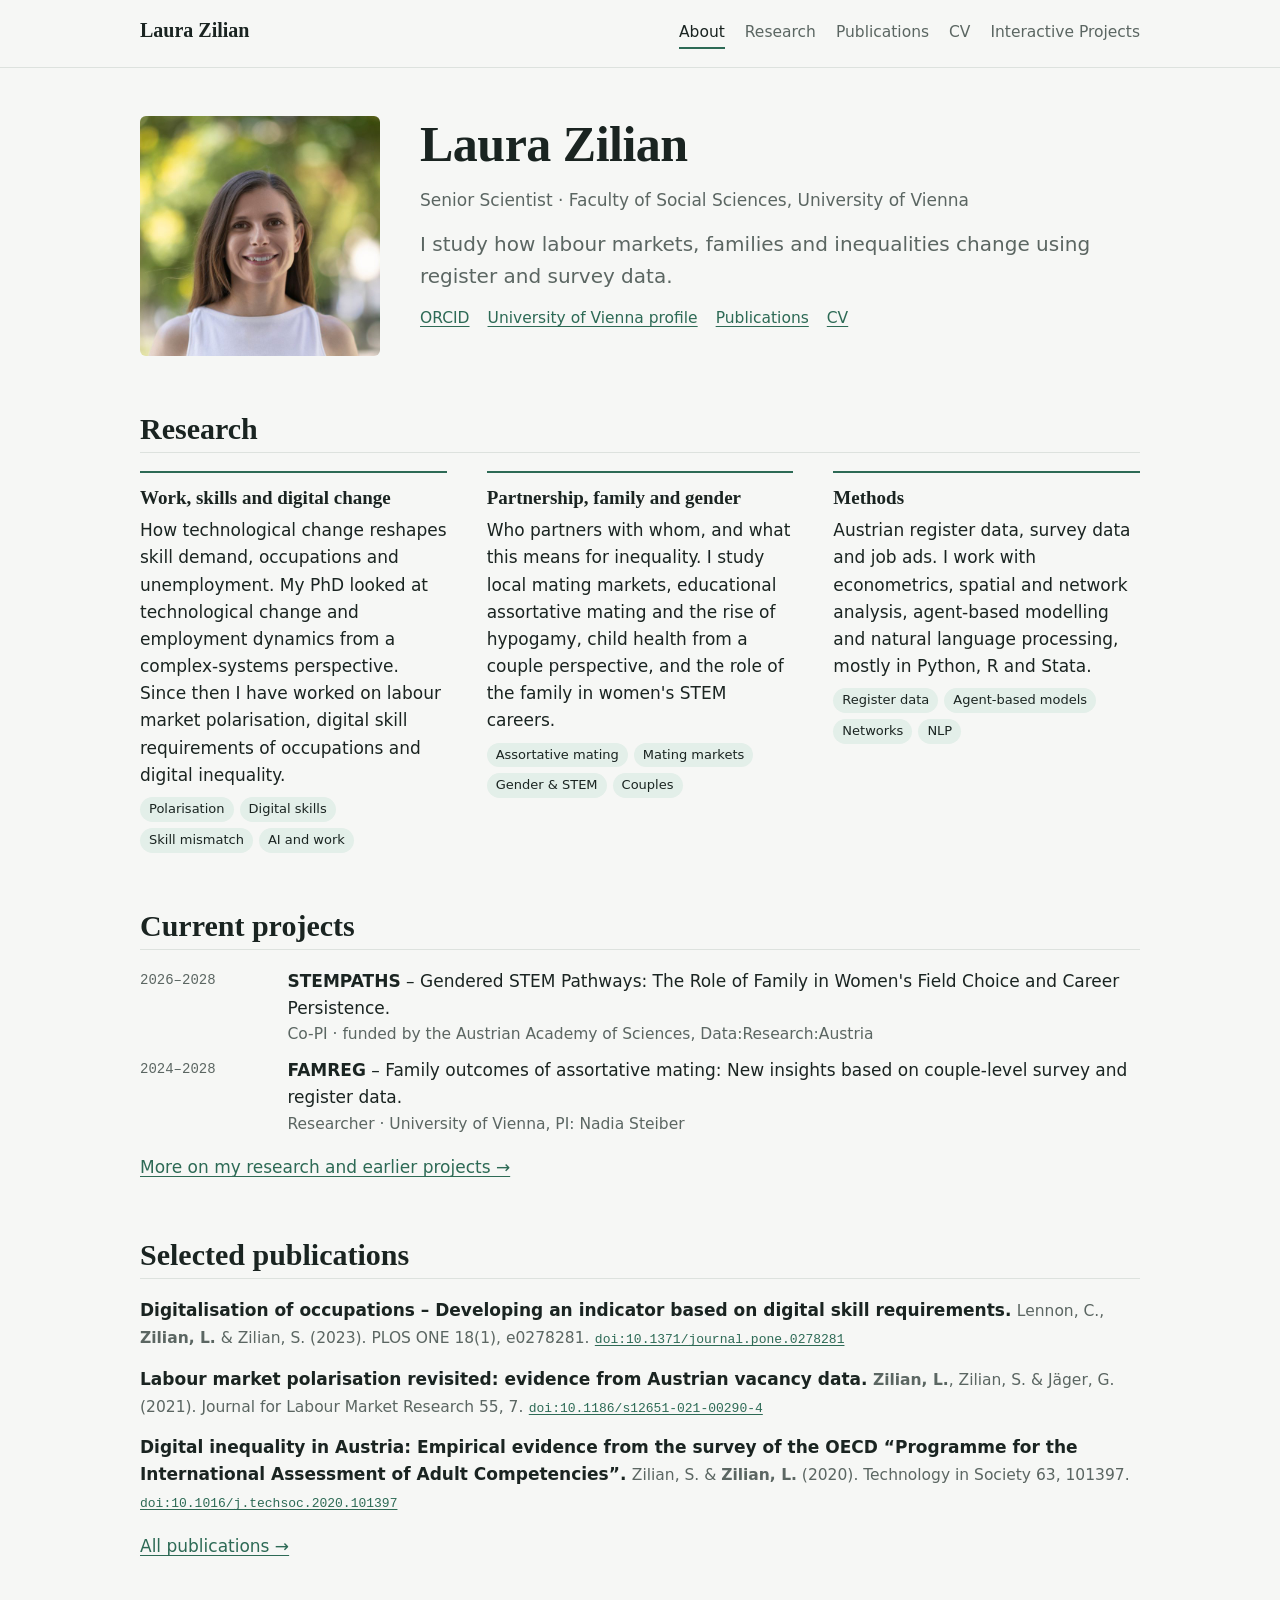
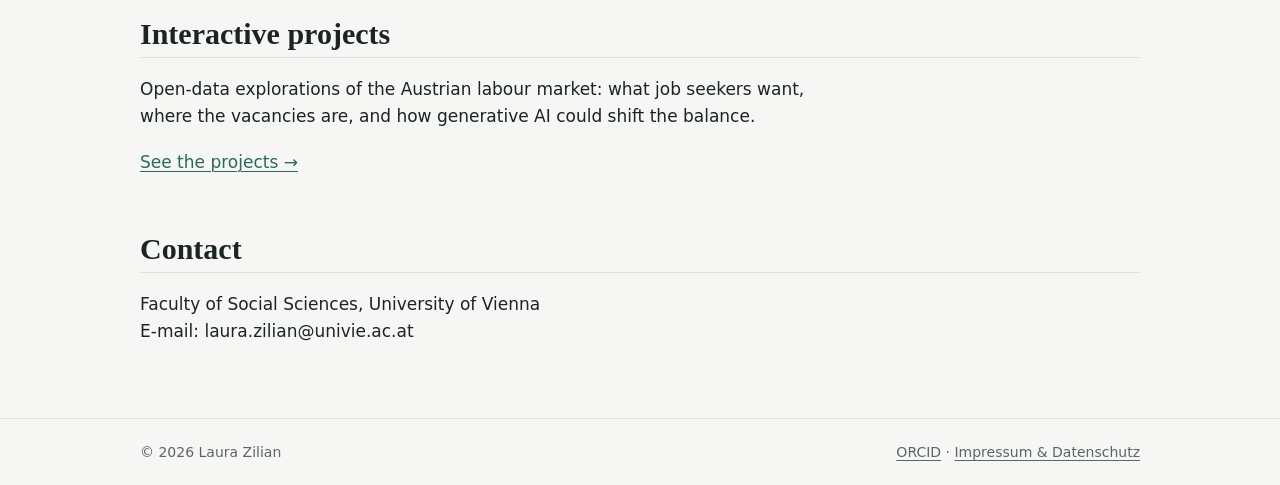
<file: index.html>
<!doctype html>
<html lang="en">
<head>
<meta charset="utf-8">
<meta name="viewport" content="width=device-width, initial-scale=1, viewport-fit=cover">
<title>Laura Zilian, University of Vienna</title>
<meta name="description" content="Laura Zilian, senior scientist at the University of Vienna: labour markets, digitalisation, partnership and family, register data and simulation.">
<meta property="og:title" content="Laura Zilian, University of Vienna">
<meta property="og:description" content="Laura Zilian, senior scientist at the University of Vienna: labour markets, digitalisation, partnership and family, register data and simulation.">
<meta property="og:image" content="assets/img/laura-zilian.jpg">
<link rel="stylesheet" href="assets/site.css">
<link rel="icon" href="data:image/svg+xml,%3Csvg xmlns='http://www.w3.org/2000/svg' viewBox='0 0 32 32'%3E%3Crect width='32' height='32' rx='6' fill='%232d6a55'/%3E%3Ctext x='16' y='22' font-family='Georgia,serif' font-size='17' fill='white' text-anchor='middle'%3ELZ%3C/text%3E%3C/svg%3E">
</head>
<body>
<a class="skip" href="#main">Skip to content</a>
<header class="top">
  <div class="frame">
    <a class="brand" href="index.html">Laura Zilian</a>
    <nav class="nav" aria-label="Main">
      <a href="index.html" aria-current="page">About</a>
      <a href="research.html">Research</a>
      <a href="publications.html">Publications</a>
      <a href="cv.html">CV</a>
      <a href="projects.html">Interactive Projects</a>
    </nav>
  </div>
</header>
<main id="main" class="frame">
<div class="hero">
  <img src="assets/img/laura-zilian.jpg" alt="Portrait of Laura Zilian" width="640" height="640">
  <div class="txt">
    <h1>Laura Zilian</h1>
    <p class="role">Senior Scientist · Faculty of Social Sciences, University of Vienna</p>
    <p class="lede">I study how labour markets, families and inequalities change using register and survey data.</p>
    <div class="links">
      <a href="https://orcid.org/0000-0002-2957-0678">ORCID</a>
      <a href="https://ucrisportal.univie.ac.at/en/persons/laura-zilian/">University of Vienna profile</a>
      <a href="publications.html">Publications</a>
      <a href="cv.html">CV</a>
    </div>
  </div>
</div>

<section>
  <h2>Research</h2>
  <div class="themes">
    <div>
      <h3>Work, skills and digital change</h3>
      <p>How technological change reshapes skill demand, occupations and unemployment. My PhD looked at technological change and employment dynamics from a complex-systems perspective. Since then I have worked on labour market polarisation, digital skill requirements of occupations and digital inequality.</p>
      <div class="tags"><span>Polarisation</span><span>Digital skills</span><span>Skill mismatch</span><span>AI and work</span></div>
    </div>
    <div>
      <h3>Partnership, family and gender</h3>
      <p>Who partners with whom, and what this means for inequality. I study local mating markets, educational assortative mating and the rise of hypogamy, child health from a couple perspective, and the role of the family in women's STEM careers.</p>
      <div class="tags"><span>Assortative mating</span><span>Mating markets</span><span>Gender &amp; STEM</span><span>Couples</span></div>
    </div>
    <div>
      <h3>Methods</h3>
      <p>Austrian register data, survey data and job ads. I work with econometrics, spatial and network analysis, agent-based modelling and natural language processing, mostly in Python, R and Stata.</p>
      <div class="tags"><span>Register data</span><span>Agent-based models</span><span>Networks</span><span>NLP</span></div>
    </div>
  </div>
</section>

<section>
  <h2>Current projects</h2>
  <dl class="tl">
    <dt>2026–2028</dt>
    <dd><b>STEMPATHS</b> – Gendered STEM Pathways: The Role of Family in Women's Field Choice and Career Persistence. <span class="sub">Co-PI · funded by the Austrian Academy of Sciences, Data:Research:Austria</span></dd>
    <dt>2024–2028</dt>
    <dd><b>FAMREG</b> – Family outcomes of assortative mating: New insights based on couple-level survey and register data. <span class="sub">Researcher · University of Vienna, PI: Nadia Steiber</span></dd>
  </dl>
  <p><a href="research.html">More on my research and earlier projects →</a></p>
</section>

<section>
  <h2>Selected publications</h2>
  <ul class="list pub">
    <li><span class="t">Digitalisation of occupations – Developing an indicator based on digital skill requirements.</span> <span class="meta">Lennon, C., <span class="me">Zilian, L.</span> &amp; Zilian, S. (2023). PLOS ONE 18(1), e0278281.</span> <a class="doi" href="https://doi.org/10.1371/journal.pone.0278281">doi:10.1371/journal.pone.0278281</a></li>
    <li><span class="t">Labour market polarisation revisited: evidence from Austrian vacancy data.</span> <span class="meta"><span class="me">Zilian, L.</span>, Zilian, S. &amp; Jäger, G. (2021). Journal for Labour Market Research 55, 7.</span> <a class="doi" href="https://doi.org/10.1186/s12651-021-00290-4">doi:10.1186/s12651-021-00290-4</a></li>
    <li><span class="t">Digital inequality in Austria: Empirical evidence from the survey of the OECD “Programme for the International Assessment of Adult Competencies”.</span> <span class="meta">Zilian, S. &amp; <span class="me">Zilian, L.</span> (2020). Technology in Society 63, 101397.</span> <a class="doi" href="https://doi.org/10.1016/j.techsoc.2020.101397">doi:10.1016/j.techsoc.2020.101397</a></li>
  </ul>
  <p><a href="publications.html">All publications →</a></p>
</section>

<section>
  <h2>Interactive projects</h2>
  <p class="col">Open-data explorations of the Austrian labour market: what job seekers want, where the vacancies are, and how generative AI could shift the balance.</p>
  <p><a href="projects.html">See the projects →</a></p>
</section>

<section>
  <h2>Contact</h2>
  <p>Faculty of Social Sciences, University of Vienna<br>
  E-mail: laura.zilian@univie.ac.at</p>
</section>

</main>
<footer>
  <div class="frame">
    <span>© 2026 Laura Zilian</span>
    <span><a href="https://orcid.org/0000-0002-2957-0678">ORCID</a> · <a href="impressum.html">Impressum &amp; Datenschutz</a></span>
  </div>
</footer>
</body>
</html>
</file>
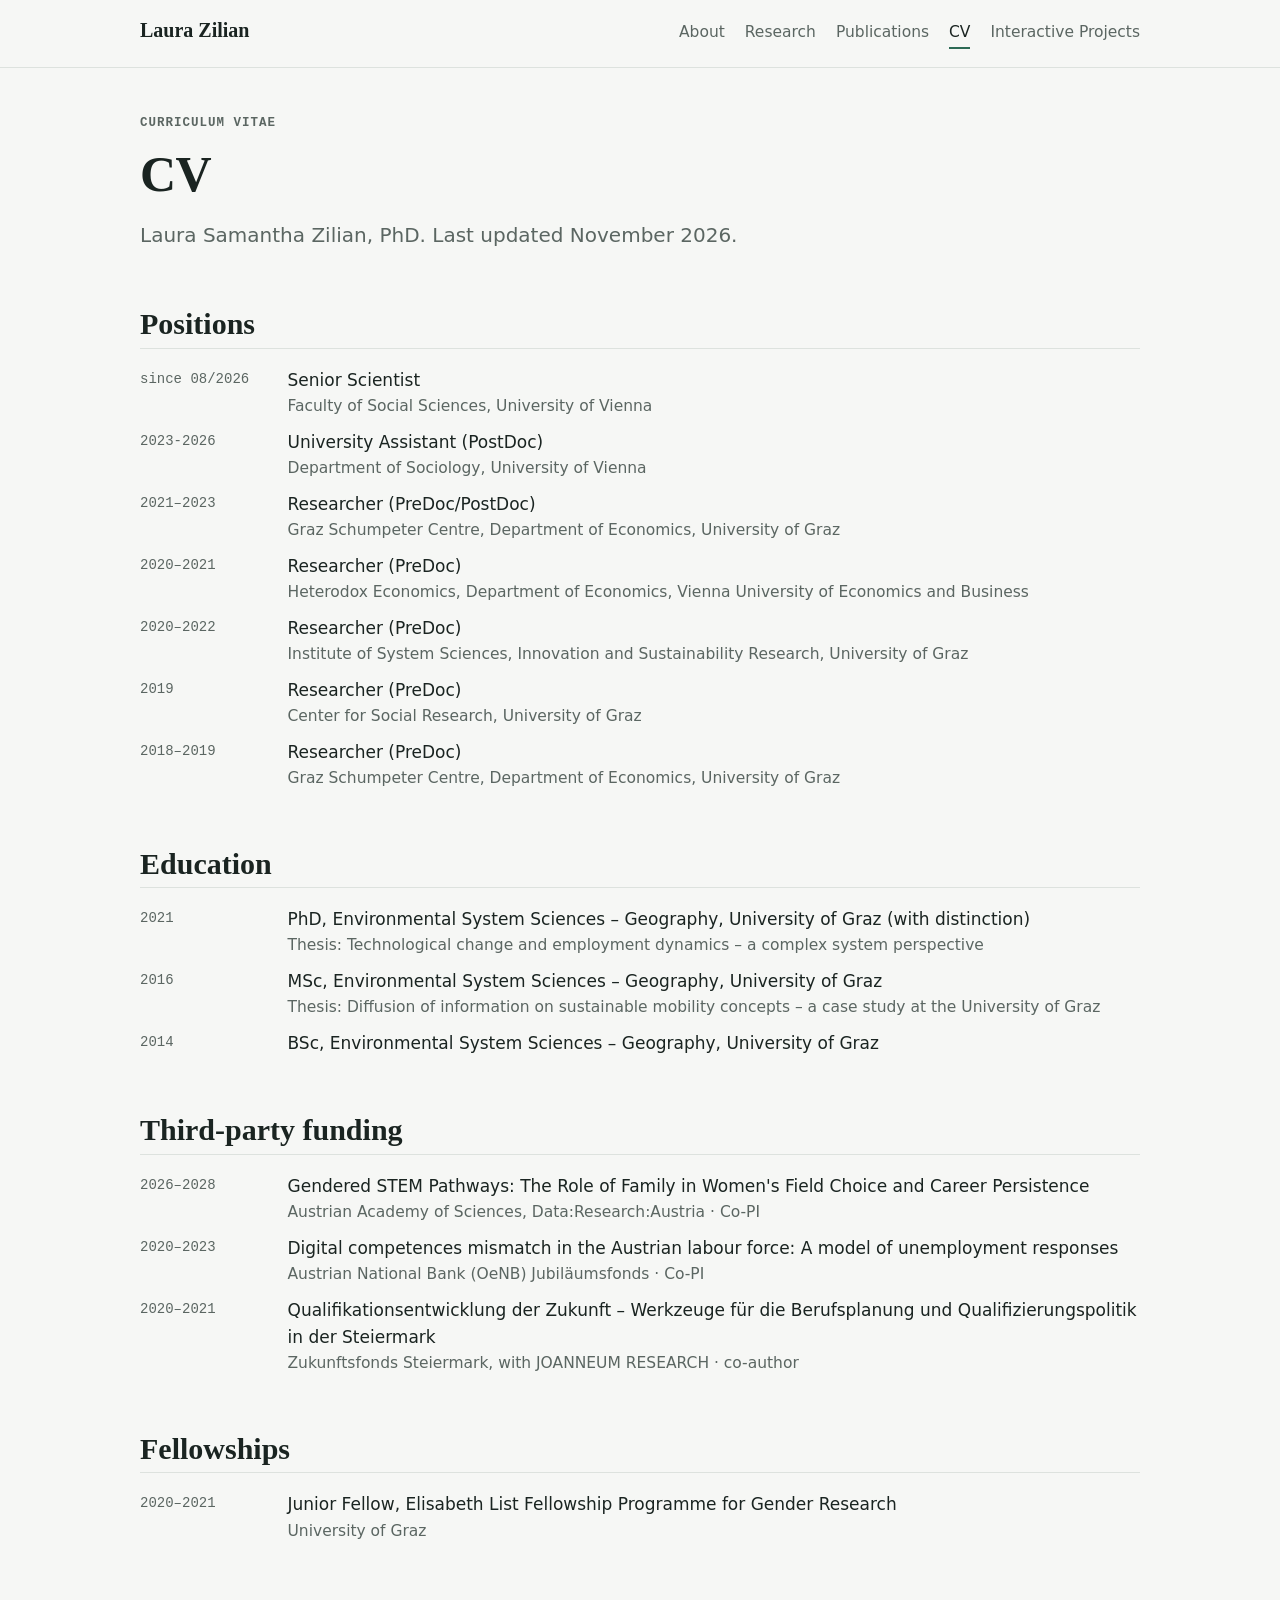
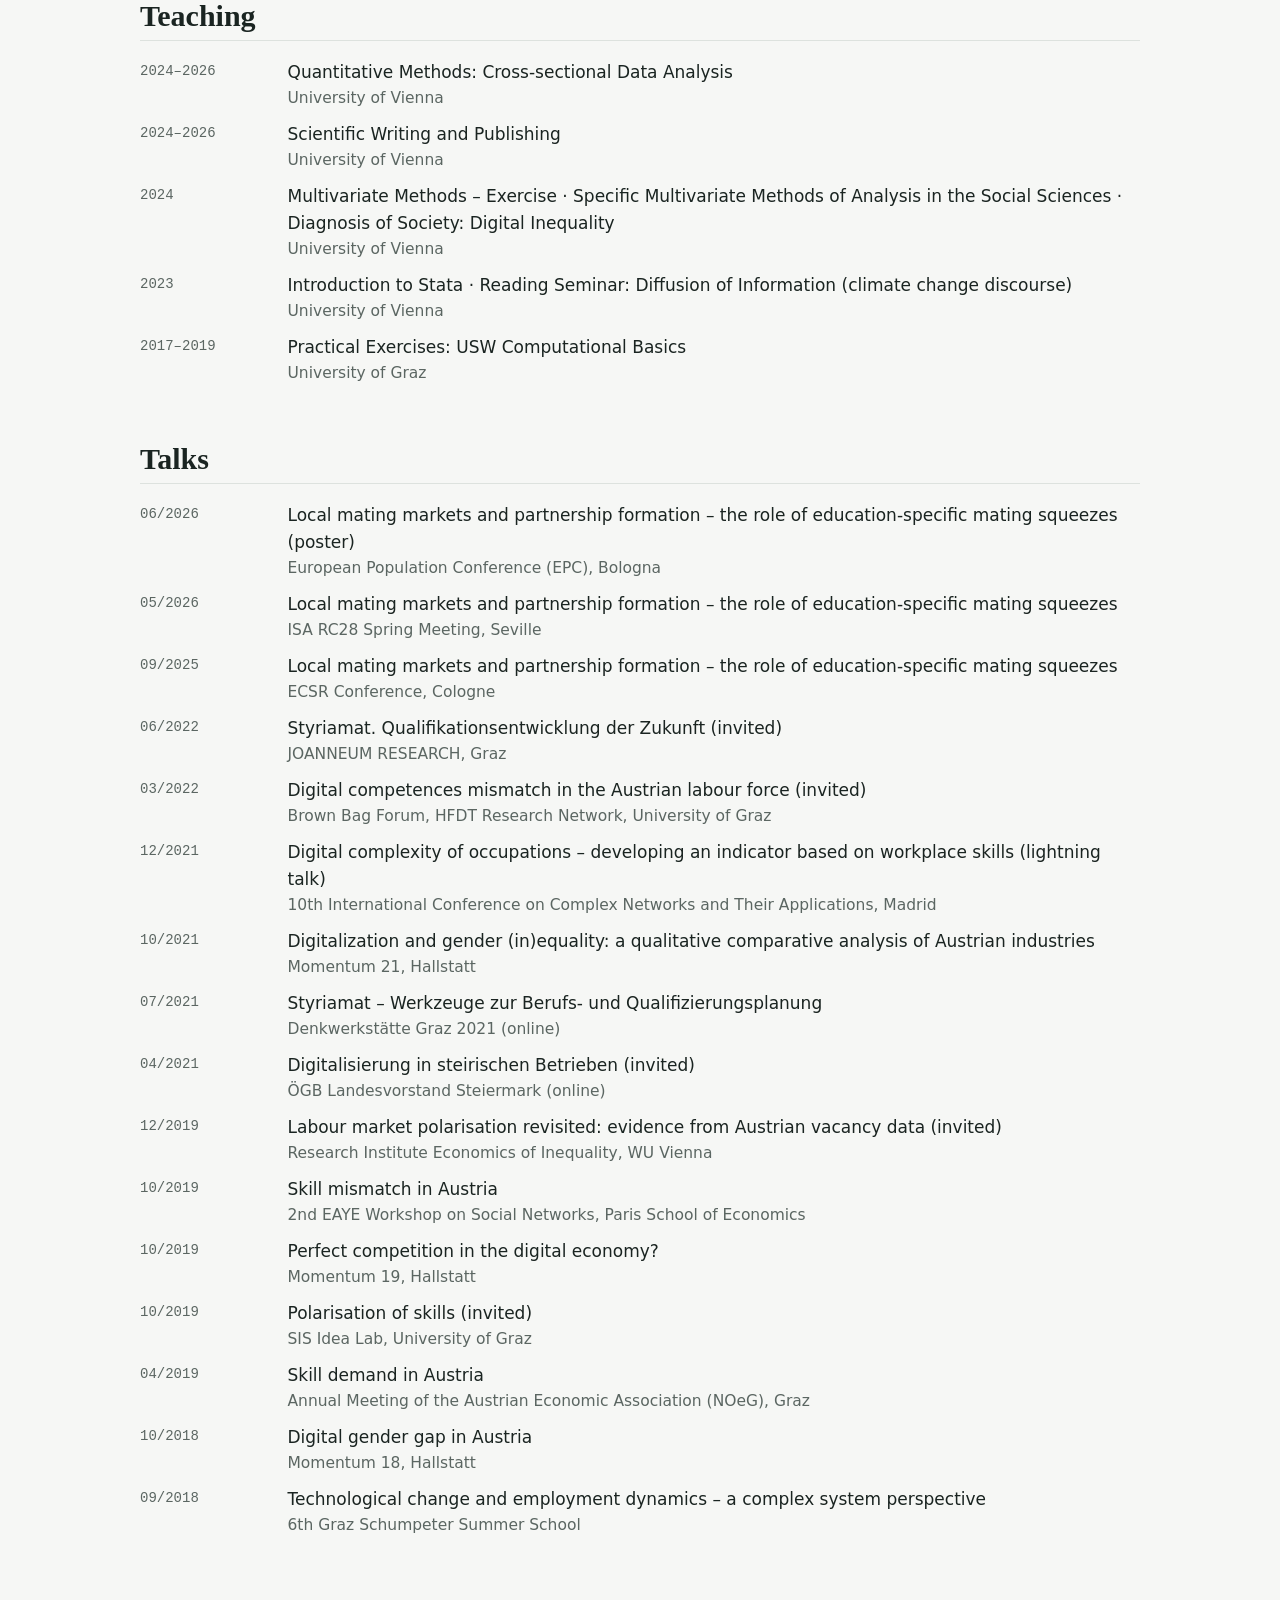
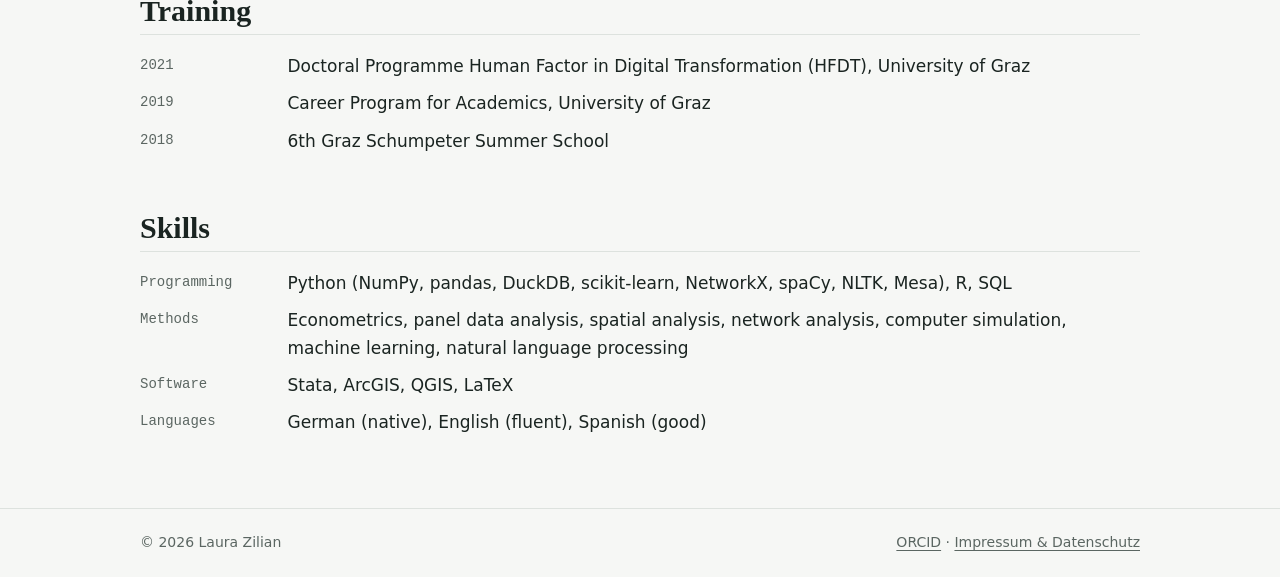
<file: cv.html>
<!doctype html>
<html lang="en">
<head>
<meta charset="utf-8">
<meta name="viewport" content="width=device-width, initial-scale=1, viewport-fit=cover">
<title>CV – Laura Zilian</title>
<meta name="description" content="Curriculum vitae of Laura Zilian.">
<meta property="og:title" content="CV – Laura Zilian">
<meta property="og:description" content="Curriculum vitae of Laura Zilian.">
<meta property="og:image" content="assets/img/laura-zilian.jpg">
<link rel="stylesheet" href="assets/site.css">
<link rel="icon" href="data:image/svg+xml,%3Csvg xmlns='http://www.w3.org/2000/svg' viewBox='0 0 32 32'%3E%3Crect width='32' height='32' rx='6' fill='%232d6a55'/%3E%3Ctext x='16' y='22' font-family='Georgia,serif' font-size='17' fill='white' text-anchor='middle'%3ELZ%3C/text%3E%3C/svg%3E">
</head>
<body>
<a class="skip" href="#main">Skip to content</a>
<header class="top">
  <div class="frame">
    <a class="brand" href="index.html">Laura Zilian</a>
    <nav class="nav" aria-label="Main">
      <a href="index.html">About</a>
      <a href="research.html">Research</a>
      <a href="publications.html">Publications</a>
      <a href="cv.html" aria-current="page">CV</a>
      <a href="projects.html">Interactive Projects</a>
    </nav>
  </div>
</header>
<main id="main" class="frame">
<div class="col">
  <span class="eyebrow">Curriculum vitae</span>
  <h1>CV</h1>
  <p class="lede">Laura Samantha Zilian, PhD. Last updated November 2026.</p>
</div>

<section>
  <h2>Positions</h2>
  <dl class="tl">
    <dt>since 08/2026</dt><dd>Senior Scientist<span class="sub">Faculty of Social Sciences, University of Vienna</span></dd>
    <dt>2023-2026</dt><dd>University Assistant (PostDoc)<span class="sub">Department of Sociology, University of Vienna</span></dd>
    <dt>2021–2023</dt><dd>Researcher (PreDoc/PostDoc)<span class="sub">Graz Schumpeter Centre, Department of Economics, University of Graz</span></dd>
    <dt>2020–2021</dt><dd>Researcher (PreDoc)<span class="sub">Heterodox Economics, Department of Economics, Vienna University of Economics and Business</span></dd>
    <dt>2020–2022</dt><dd>Researcher (PreDoc)<span class="sub">Institute of System Sciences, Innovation and Sustainability Research, University of Graz</span></dd>
    <dt>2019</dt><dd>Researcher (PreDoc)<span class="sub">Center for Social Research, University of Graz</span></dd>
    <dt>2018–2019</dt><dd>Researcher (PreDoc)<span class="sub">Graz Schumpeter Centre, Department of Economics, University of Graz</span></dd>
  </dl>
</section>

<section>
  <h2>Education</h2>
  <dl class="tl">
    <dt>2021</dt><dd>PhD, Environmental System Sciences – Geography, University of Graz (with distinction)<span class="sub">Thesis: Technological change and employment dynamics – a complex system perspective</span></dd>
    <dt>2016</dt><dd>MSc, Environmental System Sciences – Geography, University of Graz<span class="sub">Thesis: Diffusion of information on sustainable mobility concepts – a case study at the University of Graz</span></dd>
    <dt>2014</dt><dd>BSc, Environmental System Sciences – Geography, University of Graz</dd>
  </dl>
</section>

<section>
  <h2>Third-party funding</h2>
  <dl class="tl">
    <dt>2026–2028</dt><dd>Gendered STEM Pathways: The Role of Family in Women's Field Choice and Career Persistence<span class="sub">Austrian Academy of Sciences, Data:Research:Austria · Co-PI</span></dd>
    <dt>2020–2023</dt><dd>Digital competences mismatch in the Austrian labour force: A model of unemployment responses<span class="sub">Austrian National Bank (OeNB) Jubiläumsfonds · Co-PI</span></dd>
    <dt>2020–2021</dt><dd>Qualifikationsentwicklung der Zukunft – Werkzeuge für die Berufsplanung und Qualifizierungspolitik in der Steiermark<span class="sub">Zukunftsfonds Steiermark, with JOANNEUM RESEARCH · co-author</span></dd>
  </dl>
</section>

<section>
  <h2>Fellowships</h2>
  <dl class="tl">
    <dt>2020–2021</dt><dd>Junior Fellow, Elisabeth List Fellowship Programme for Gender Research<span class="sub">University of Graz</span></dd>
  </dl>
</section>

<section>
  <h2>Teaching</h2>
  <dl class="tl">
    <dt>2024–2026</dt><dd>Quantitative Methods: Cross-sectional Data Analysis<span class="sub">University of Vienna</span></dd>
    <dt>2024–2026</dt><dd>Scientific Writing and Publishing<span class="sub">University of Vienna</span></dd>
    <dt>2024</dt><dd>Multivariate Methods – Exercise · Specific Multivariate Methods of Analysis in the Social Sciences · Diagnosis of Society: Digital Inequality<span class="sub">University of Vienna</span></dd>
    <dt>2023</dt><dd>Introduction to Stata · Reading Seminar: Diffusion of Information (climate change discourse)<span class="sub">University of Vienna</span></dd>
    <dt>2017–2019</dt><dd>Practical Exercises: USW Computational Basics<span class="sub">University of Graz</span></dd>
  </dl>
</section>

<section>
  <h2>Talks</h2>
  <dl class="tl">
    <dt>06/2026</dt><dd>Local mating markets and partnership formation – the role of education-specific mating squeezes (poster)<span class="sub">European Population Conference (EPC), Bologna</span></dd>
    <dt>05/2026</dt><dd>Local mating markets and partnership formation – the role of education-specific mating squeezes<span class="sub">ISA RC28 Spring Meeting, Seville</span></dd>
    <dt>09/2025</dt><dd>Local mating markets and partnership formation – the role of education-specific mating squeezes<span class="sub">ECSR Conference, Cologne</span></dd>
    <dt>06/2022</dt><dd>Styriamat. Qualifikationsentwicklung der Zukunft (invited)<span class="sub">JOANNEUM RESEARCH, Graz</span></dd>
    <dt>03/2022</dt><dd>Digital competences mismatch in the Austrian labour force (invited)<span class="sub">Brown Bag Forum, HFDT Research Network, University of Graz</span></dd>
    <dt>12/2021</dt><dd>Digital complexity of occupations – developing an indicator based on workplace skills (lightning talk)<span class="sub">10th International Conference on Complex Networks and Their Applications, Madrid</span></dd>
    <dt>10/2021</dt><dd>Digitalization and gender (in)equality: a qualitative comparative analysis of Austrian industries<span class="sub">Momentum 21, Hallstatt</span></dd>
    <dt>07/2021</dt><dd>Styriamat – Werkzeuge zur Berufs- und Qualifizierungsplanung<span class="sub">Denkwerkstätte Graz 2021 (online)</span></dd>
    <dt>04/2021</dt><dd>Digitalisierung in steirischen Betrieben (invited)<span class="sub">ÖGB Landesvorstand Steiermark (online)</span></dd>
    <dt>12/2019</dt><dd>Labour market polarisation revisited: evidence from Austrian vacancy data (invited)<span class="sub">Research Institute Economics of Inequality, WU Vienna</span></dd>
    <dt>10/2019</dt><dd>Skill mismatch in Austria<span class="sub">2nd EAYE Workshop on Social Networks, Paris School of Economics</span></dd>
    <dt>10/2019</dt><dd>Perfect competition in the digital economy?<span class="sub">Momentum 19, Hallstatt</span></dd>
    <dt>10/2019</dt><dd>Polarisation of skills (invited)<span class="sub">SIS Idea Lab, University of Graz</span></dd>
    <dt>04/2019</dt><dd>Skill demand in Austria<span class="sub">Annual Meeting of the Austrian Economic Association (NOeG), Graz</span></dd>
    <dt>10/2018</dt><dd>Digital gender gap in Austria<span class="sub">Momentum 18, Hallstatt</span></dd>
    <dt>09/2018</dt><dd>Technological change and employment dynamics – a complex system perspective<span class="sub">6th Graz Schumpeter Summer School</span></dd>
  </dl>
</section>

<section>
  <h2>Training</h2>
  <dl class="tl">
    <dt>2021</dt><dd>Doctoral Programme Human Factor in Digital Transformation (HFDT), University of Graz</dd>
    <dt>2019</dt><dd>Career Program for Academics, University of Graz</dd>
    <dt>2018</dt><dd>6th Graz Schumpeter Summer School</dd>
  </dl>
</section>

<section>
  <h2>Skills</h2>
  <dl class="tl">
    <dt>Programming</dt><dd>Python (NumPy, pandas, DuckDB, scikit-learn, NetworkX, spaCy, NLTK, Mesa), R, SQL</dd>
    <dt>Methods</dt><dd>Econometrics, panel data analysis, spatial analysis, network analysis, computer simulation, machine learning, natural language processing</dd>
    <dt>Software</dt><dd>Stata, ArcGIS, QGIS, LaTeX</dd>
    <dt>Languages</dt><dd>German (native), English (fluent), Spanish (good)</dd>
  </dl>
</section>

</main>
<footer>
  <div class="frame">
    <span>© 2026 Laura Zilian</span>
    <span><a href="https://orcid.org/0000-0002-2957-0678">ORCID</a> · <a href="impressum.html">Impressum &amp; Datenschutz</a></span>
  </div>
</footer>
</body>
</html>
</file>
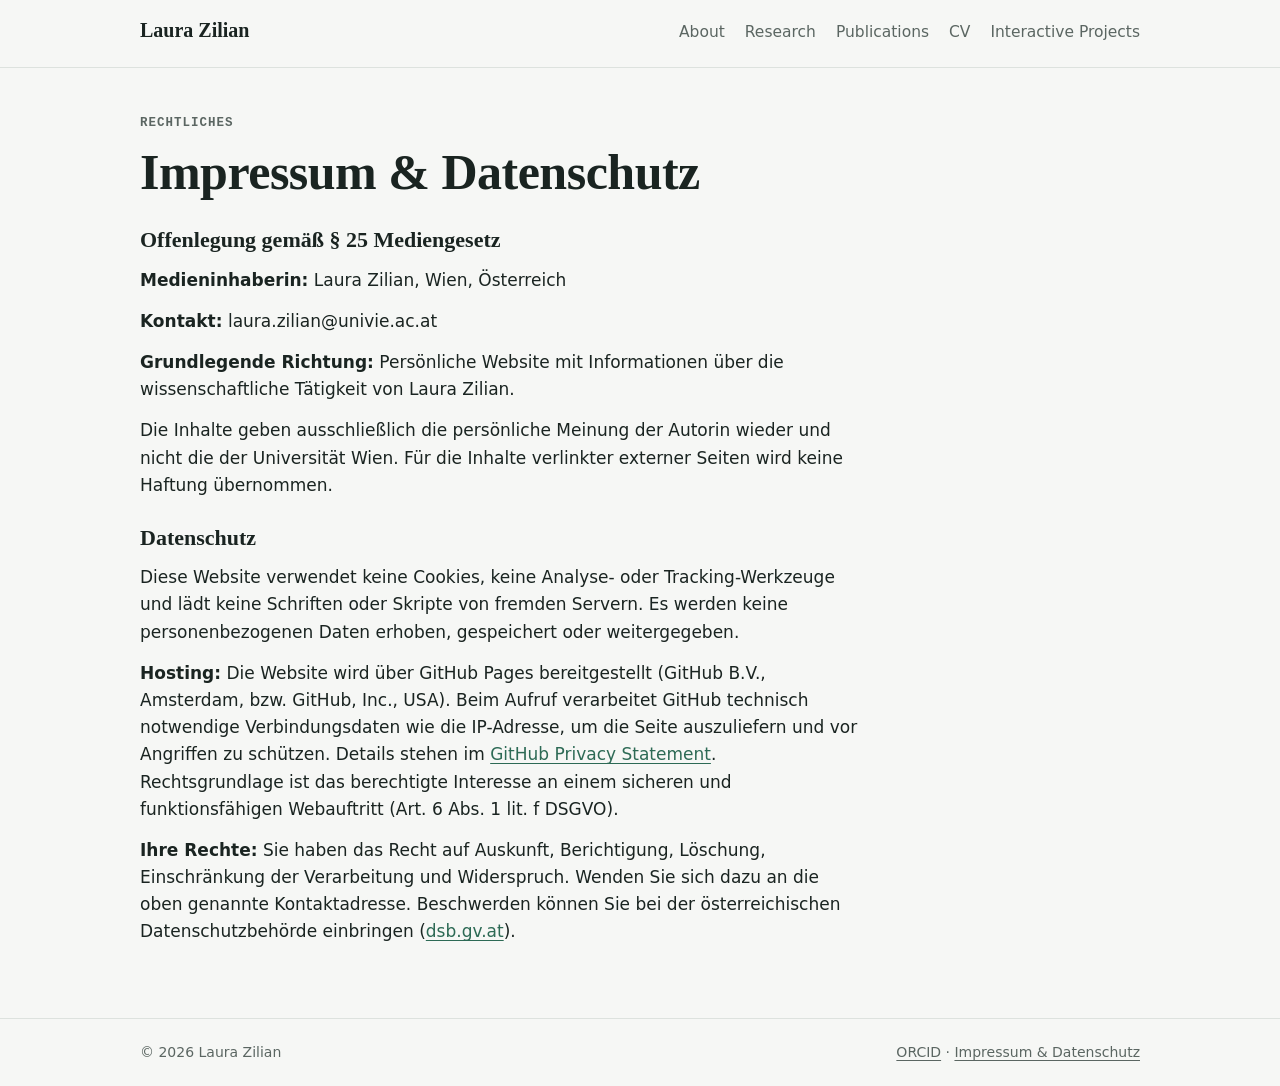
<file: impressum.html>
<!doctype html>
<html lang="de">
<head>
<meta charset="utf-8">
<meta name="viewport" content="width=device-width, initial-scale=1, viewport-fit=cover">
<title>Impressum & Datenschutz – Laura Zilian</title>
<meta name="description" content="Offenlegung gemäß § 25 Mediengesetz und Datenschutzerklärung.">
<meta property="og:title" content="Impressum & Datenschutz – Laura Zilian">
<meta property="og:description" content="Offenlegung gemäß § 25 Mediengesetz und Datenschutzerklärung.">
<meta property="og:image" content="assets/img/laura-zilian.jpg">
<link rel="stylesheet" href="assets/site.css">
<link rel="icon" href="data:image/svg+xml,%3Csvg xmlns='http://www.w3.org/2000/svg' viewBox='0 0 32 32'%3E%3Crect width='32' height='32' rx='6' fill='%232d6a55'/%3E%3Ctext x='16' y='22' font-family='Georgia,serif' font-size='17' fill='white' text-anchor='middle'%3ELZ%3C/text%3E%3C/svg%3E">
</head>
<body>
<a class="skip" href="#main">Skip to content</a>
<header class="top">
  <div class="frame">
    <a class="brand" href="index.html">Laura Zilian</a>
    <nav class="nav" aria-label="Main">
      <a href="index.html">About</a>
      <a href="research.html">Research</a>
      <a href="publications.html">Publications</a>
      <a href="cv.html">CV</a>
      <a href="projects.html">Interactive Projects</a>
    </nav>
  </div>
</header>
<main id="main" class="frame">
<div class="legal">
  <span class="eyebrow">Rechtliches</span>
  <h1>Impressum &amp; Datenschutz</h1>

  <h2>Offenlegung gemäß § 25 Mediengesetz</h2>
  <p><b>Medieninhaberin:</b> Laura Zilian, Wien, Österreich</p>
  <p><b>Kontakt:</b> laura.zilian@univie.ac.at</p>
  <p><b>Grundlegende Richtung:</b> Persönliche Website mit Informationen über die wissenschaftliche Tätigkeit von Laura Zilian.</p>
  <p>Die Inhalte geben ausschließlich die persönliche Meinung der Autorin wieder und nicht die der Universität Wien. Für die Inhalte verlinkter externer Seiten wird keine Haftung übernommen.</p>

  <h2>Datenschutz</h2>
  <p>Diese Website verwendet keine Cookies, keine Analyse- oder Tracking-Werkzeuge und lädt keine Schriften oder Skripte von fremden Servern. Es werden keine personenbezogenen Daten erhoben, gespeichert oder weitergegeben.</p>
  <p><b>Hosting:</b> Die Website wird über GitHub Pages bereitgestellt (GitHub B.V., Amsterdam, bzw. GitHub, Inc., USA). Beim Aufruf verarbeitet GitHub technisch notwendige Verbindungsdaten wie die IP-Adresse, um die Seite auszuliefern und vor Angriffen zu schützen. Details stehen im <a href="https://docs.github.com/en/site-policy/privacy-policies/github-general-privacy-statement">GitHub Privacy Statement</a>. Rechtsgrundlage ist das berechtigte Interesse an einem sicheren und funktionsfähigen Webauftritt (Art. 6 Abs. 1 lit. f DSGVO).</p>
  <p><b>Ihre Rechte:</b> Sie haben das Recht auf Auskunft, Berichtigung, Löschung, Einschränkung der Verarbeitung und Widerspruch. Wenden Sie sich dazu an die oben genannte Kontaktadresse. Beschwerden können Sie bei der österreichischen Datenschutzbehörde einbringen (<a href="https://www.dsb.gv.at">dsb.gv.at</a>).</p>
</div>

</main>
<footer>
  <div class="frame">
    <span>© 2026 Laura Zilian</span>
    <span><a href="https://orcid.org/0000-0002-2957-0678">ORCID</a> · <a href="impressum.html">Impressum &amp; Datenschutz</a></span>
  </div>
</footer>
</body>
</html>
</file>
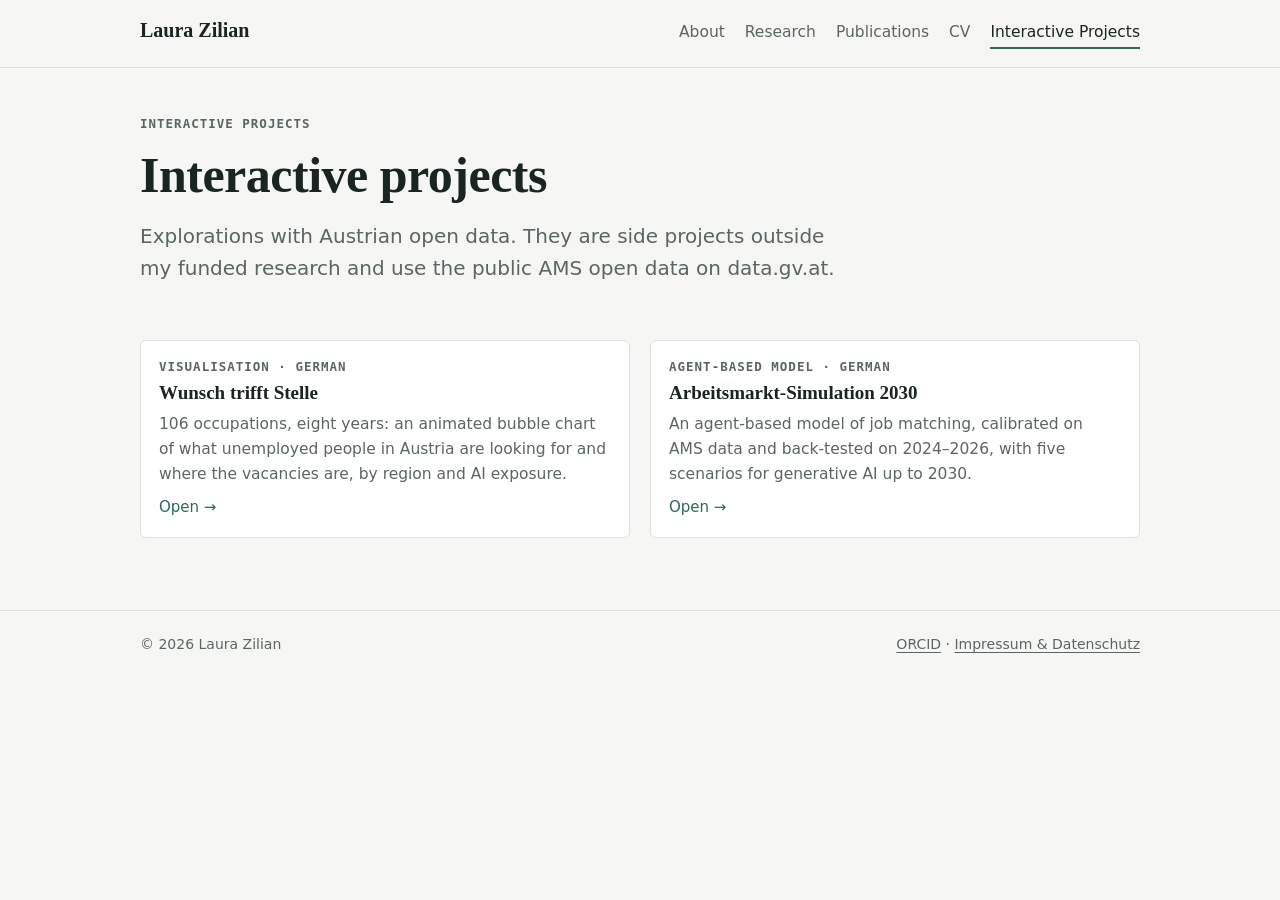
<file: projects.html>
<!doctype html>
<html lang="en">
<head>
<meta charset="utf-8">
<meta name="viewport" content="width=device-width, initial-scale=1, viewport-fit=cover">
<title>Other – Laura Zilian</title>
<meta name="description" content="Interactive data projects by Laura Zilian.">
<meta property="og:title" content="Other – Laura Zilian">
<meta property="og:description" content="Interactive data projects by Laura Zilian.">
<meta property="og:image" content="assets/img/laura-zilian.jpg">
<link rel="stylesheet" href="assets/site.css">
<link rel="icon" href="data:image/svg+xml,%3Csvg xmlns='http://www.w3.org/2000/svg' viewBox='0 0 32 32'%3E%3Crect width='32' height='32' rx='6' fill='%232d6a55'/%3E%3Ctext x='16' y='22' font-family='Georgia,serif' font-size='17' fill='white' text-anchor='middle'%3ELZ%3C/text%3E%3C/svg%3E">
</head>
<body>
<a class="skip" href="#main">Skip to content</a>
<header class="top">
  <div class="frame">
    <a class="brand" href="index.html">Laura Zilian</a>
    <nav class="nav" aria-label="Main">
      <a href="index.html">About</a>
      <a href="research.html">Research</a>
      <a href="publications.html">Publications</a>
      <a href="cv.html">CV</a>
      <a href="projects.html" aria-current="page">Interactive Projects</a>
    </nav>
  </div>
</header>
<main id="main" class="frame">
<div class="col">
  <span class="eyebrow">Interactive projects</span>
  <h1>Interactive projects</h1>
  <p class="lede">Explorations with Austrian open data. They are side projects outside my funded research and use the public AMS open data on data.gv.at.</p>
</div>

<div class="proj">
  <a class="card" href="projects/ams/wunsch-trifft-stelle.html">
    <span class="eyebrow">Visualisation · German</span>
    <h3>Wunsch trifft Stelle</h3>
    <p>106 occupations, eight years: an animated bubble chart of what unemployed people in Austria are looking for and where the vacancies are, by region and AI exposure.</p>
    <span class="go">Open →</span>
  </a>
  <a class="card" href="projects/ams/arbeitsmarkt-simulation.html">
    <span class="eyebrow">Agent-based model · German</span>
    <h3>Arbeitsmarkt-Simulation 2030</h3>
    <p>An agent-based model of job matching, calibrated on AMS data and back-tested on 2024–2026, with five scenarios for generative AI up to 2030.</p>
    <span class="go">Open →</span>
  </a>
<!--   <a class="card" href="projects/ams/berufswunsch-at.html">
    <span class="eyebrow">Report · German</span>
    <h3>Berufswunsch und Stellenmarkt</h3>
    <p>The analysis behind both: changes since COVID and since large language models, regional differences, mismatch, and differences by gender and origin.</p>
    <span class="go">Open →</span>
  </a> -->
</div>

</main>
<footer>
  <div class="frame">
    <span>© 2026 Laura Zilian</span>
    <span><a href="https://orcid.org/0000-0002-2957-0678">ORCID</a> · <a href="impressum.html">Impressum &amp; Datenschutz</a></span>
  </div>
</footer>
</body>
</html>
</file>
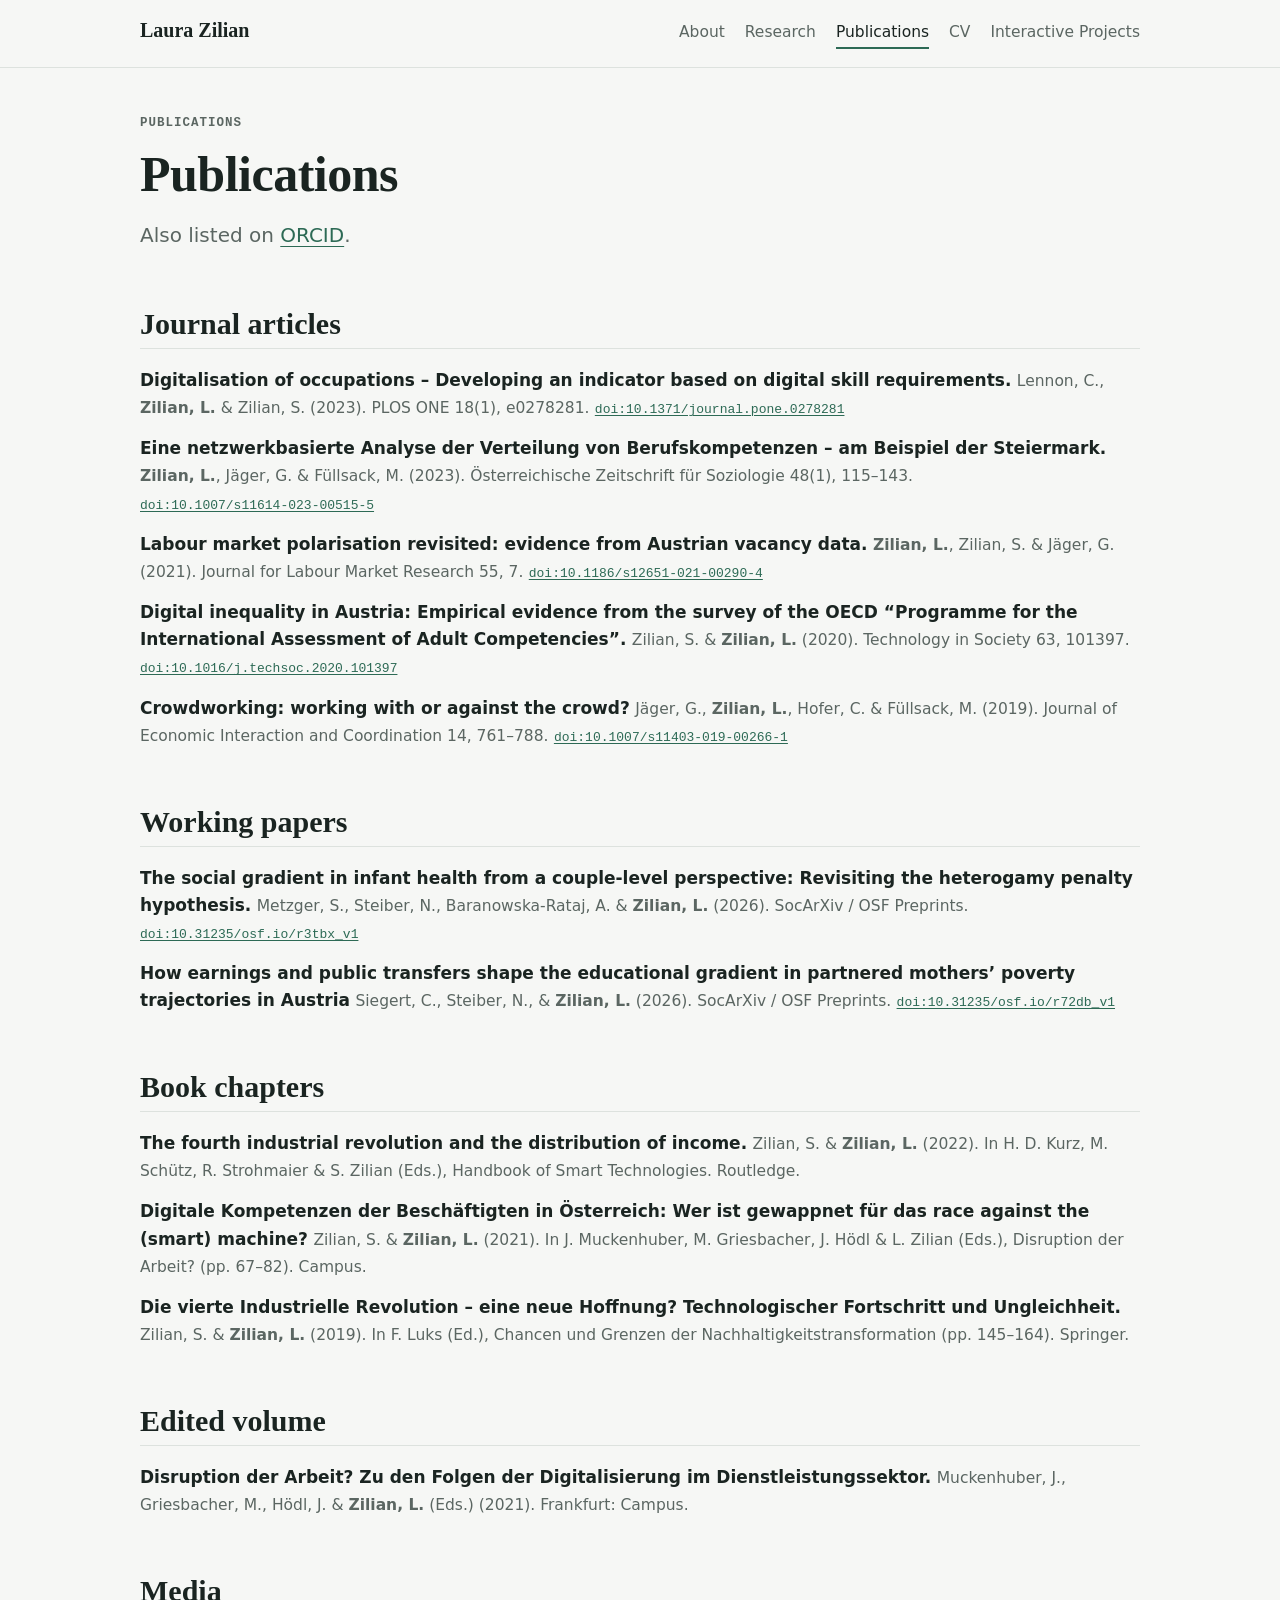
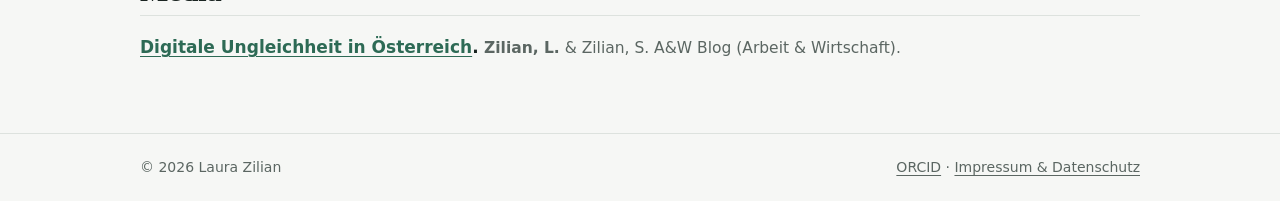
<file: publications.html>
<!doctype html>
<html lang="en">
<head>
<meta charset="utf-8">
<meta name="viewport" content="width=device-width, initial-scale=1, viewport-fit=cover">
<title>Publications – Laura Zilian</title>
<meta name="description" content="Journal articles, book chapters and work in progress by Laura Zilian.">
<meta property="og:title" content="Publications – Laura Zilian">
<meta property="og:description" content="Journal articles, book chapters and work in progress by Laura Zilian.">
<meta property="og:image" content="assets/img/laura-zilian.jpg">
<link rel="stylesheet" href="assets/site.css">
<link rel="icon" href="data:image/svg+xml,%3Csvg xmlns='http://www.w3.org/2000/svg' viewBox='0 0 32 32'%3E%3Crect width='32' height='32' rx='6' fill='%232d6a55'/%3E%3Ctext x='16' y='22' font-family='Georgia,serif' font-size='17' fill='white' text-anchor='middle'%3ELZ%3C/text%3E%3C/svg%3E">
</head>
<body>
<a class="skip" href="#main">Skip to content</a>
<header class="top">
  <div class="frame">
    <a class="brand" href="index.html">Laura Zilian</a>
    <nav class="nav" aria-label="Main">
      <a href="index.html">About</a>
      <a href="research.html">Research</a>
      <a href="publications.html" aria-current="page">Publications</a>
      <a href="cv.html">CV</a>
      <a href="projects.html">Interactive Projects</a>
    </nav>
  </div>
</header>
<main id="main" class="frame">
<div class="col">
  <span class="eyebrow">Publications</span>
  <h1>Publications</h1>
  <p class="lede">Also listed on <a href="https://orcid.org/0000-0002-2957-0678">ORCID</a>.</p>
</div>

<section>
  <h2>Journal articles</h2>
  <ul class="list pub">
    <li><span class="t">Digitalisation of occupations – Developing an indicator based on digital skill requirements.</span> <span class="meta">Lennon, C., <span class="me">Zilian, L.</span> &amp; Zilian, S. (2023). PLOS ONE 18(1), e0278281.</span> <a class="doi" href="https://doi.org/10.1371/journal.pone.0278281">doi:10.1371/journal.pone.0278281</a></li>
    <li><span class="t">Eine netzwerkbasierte Analyse der Verteilung von Berufskompetenzen – am Beispiel der Steiermark.</span> <span class="meta"><span class="me">Zilian, L.</span>, Jäger, G. &amp; Füllsack, M. (2023). Österreichische Zeitschrift für Soziologie 48(1), 115–143.</span> <a class="doi" href="https://doi.org/10.1007/s11614-023-00515-5">doi:10.1007/s11614-023-00515-5</a></li>
    <li><span class="t">Labour market polarisation revisited: evidence from Austrian vacancy data.</span> <span class="meta"><span class="me">Zilian, L.</span>, Zilian, S. &amp; Jäger, G. (2021). Journal for Labour Market Research 55, 7.</span> <a class="doi" href="https://doi.org/10.1186/s12651-021-00290-4">doi:10.1186/s12651-021-00290-4</a></li>
    <li><span class="t">Digital inequality in Austria: Empirical evidence from the survey of the OECD “Programme for the International Assessment of Adult Competencies”.</span> <span class="meta">Zilian, S. &amp; <span class="me">Zilian, L.</span> (2020). Technology in Society 63, 101397.</span> <a class="doi" href="https://doi.org/10.1016/j.techsoc.2020.101397">doi:10.1016/j.techsoc.2020.101397</a></li>
    <li><span class="t">Crowdworking: working with or against the crowd?</span> <span class="meta">Jäger, G., <span class="me">Zilian, L.</span>, Hofer, C. &amp; Füllsack, M. (2019). Journal of Economic Interaction and Coordination 14, 761–788.</span> <a class="doi" href="https://doi.org/10.1007/s11403-019-00266-1">doi:10.1007/s11403-019-00266-1</a></li>
  </ul>
</section>

<section>
  <h2>Working papers</h2>
  <ul class="list pub">
    <li><span class="t">The social gradient in infant health from a couple-level perspective: Revisiting the heterogamy penalty hypothesis.</span> <span class="meta">Metzger, S., Steiber, N., Baranowska-Rataj, A. &amp; <span class="me">Zilian, L.</span> (2026). SocArXiv / OSF Preprints.</span> <a class="doi" href="https://doi.org/10.31235/osf.io/r3tbx_v1">doi:10.31235/osf.io/r3tbx_v1</a></li>
  <li><span class="t">How earnings and public transfers shape the educational gradient in partnered mothers’ poverty trajectories in Austria</span> <span class="meta">Siegert, C., Steiber, N., &amp; <span class="me">Zilian, L.</span> (2026). SocArXiv / OSF Preprints.</span> <a class="doi" href="https://doi.org/10.31235/osf.io/r72db_v1">doi:10.31235/osf.io/r72db_v1</a></li>
  
  </ul>
</section>

<section>
  <h2>Book chapters</h2>
  <ul class="list pub">
    <li><span class="t">The fourth industrial revolution and the distribution of income.</span> <span class="meta">Zilian, S. &amp; <span class="me">Zilian, L.</span> (2022). In H. D. Kurz, M. Schütz, R. Strohmaier &amp; S. Zilian (Eds.), Handbook of Smart Technologies. Routledge.</span></li>
    <li><span class="t">Digitale Kompetenzen der Beschäftigten in Österreich: Wer ist gewappnet für das race against the (smart) machine?</span> <span class="meta">Zilian, S. &amp; <span class="me">Zilian, L.</span> (2021). In J. Muckenhuber, M. Griesbacher, J. Hödl &amp; L. Zilian (Eds.), Disruption der Arbeit? (pp. 67–82). Campus.</span></li>
    <li><span class="t">Die vierte Industrielle Revolution – eine neue Hoffnung? Technologischer Fortschritt und Ungleichheit.</span> <span class="meta">Zilian, S. &amp; <span class="me">Zilian, L.</span> (2019). In F. Luks (Ed.), Chancen und Grenzen der Nachhaltigkeitstransformation (pp. 145–164). Springer.</span></li>
  </ul>
</section>

<section>
  <h2>Edited volume</h2>
  <ul class="list pub">
    <li><span class="t">Disruption der Arbeit? Zu den Folgen der Digitalisierung im Dienstleistungssektor.</span> <span class="meta">Muckenhuber, J., Griesbacher, M., Hödl, J. &amp; <span class="me">Zilian, L.</span> (Eds.) (2021). Frankfurt: Campus.</span></li>
  </ul>
</section>

<section>
  <h2>Media</h2>
  <ul class="list pub">
    <li><span class="t"><a href="https://www.awblog.at/Bildung/digitale-ungleichheit-in-oesterreich">Digitale Ungleichheit in Österreich</a>.</span> <span class="meta"><span class="me">Zilian, L.</span> &amp; Zilian, S. A&amp;W Blog (Arbeit &amp; Wirtschaft).</span></li>
  </ul>
</section>

</main>
<footer>
  <div class="frame">
    <span>© 2026 Laura Zilian</span>
    <span><a href="https://orcid.org/0000-0002-2957-0678">ORCID</a> · <a href="impressum.html">Impressum &amp; Datenschutz</a></span>
  </div>
</footer>
</body>
</html>
</file>
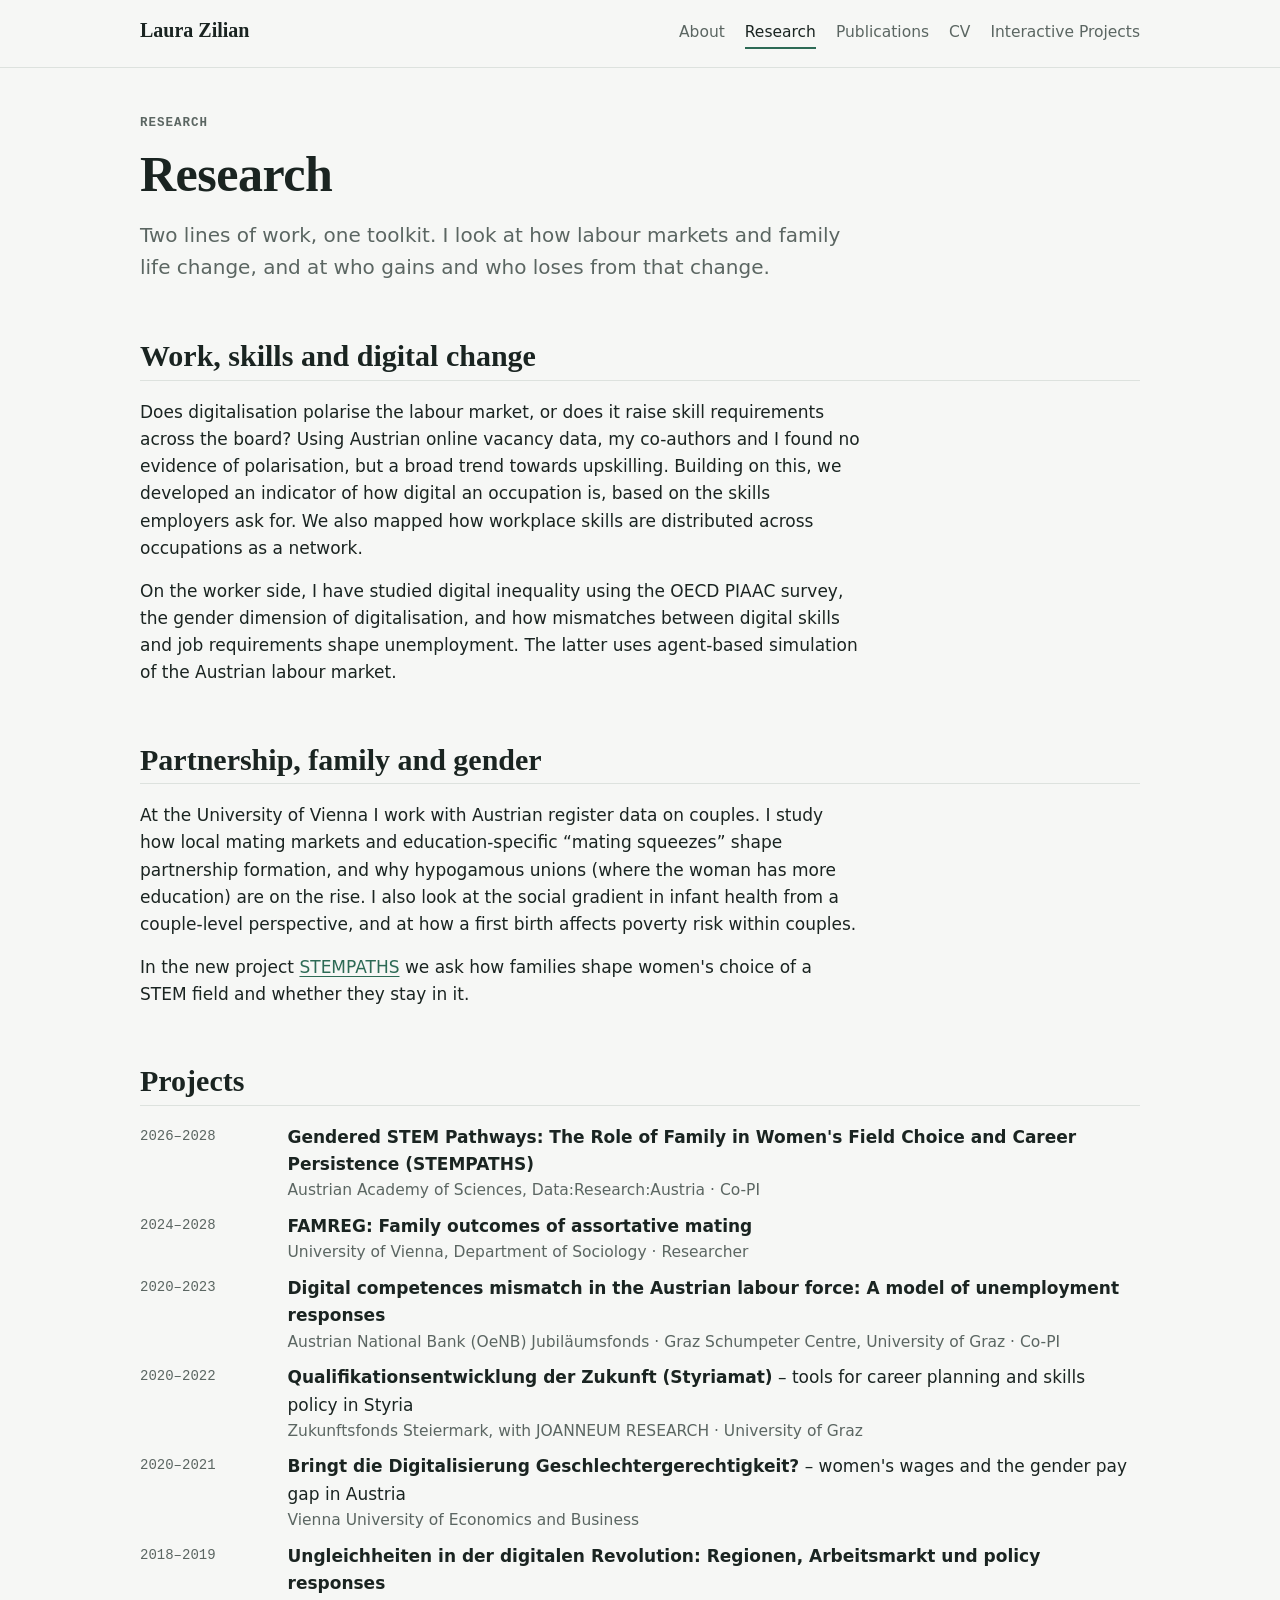
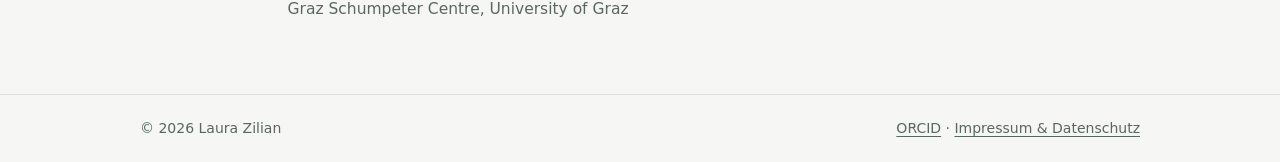
<file: research.html>
<!doctype html>
<html lang="en">
<head>
<meta charset="utf-8">
<meta name="viewport" content="width=device-width, initial-scale=1, viewport-fit=cover">
<title>Research – Laura Zilian</title>
<meta name="description" content="Research areas and projects of Laura Zilian.">
<meta property="og:title" content="Research – Laura Zilian">
<meta property="og:description" content="Research areas and projects of Laura Zilian.">
<meta property="og:image" content="assets/img/laura-zilian.jpg">
<link rel="stylesheet" href="assets/site.css">
<link rel="icon" href="data:image/svg+xml,%3Csvg xmlns='http://www.w3.org/2000/svg' viewBox='0 0 32 32'%3E%3Crect width='32' height='32' rx='6' fill='%232d6a55'/%3E%3Ctext x='16' y='22' font-family='Georgia,serif' font-size='17' fill='white' text-anchor='middle'%3ELZ%3C/text%3E%3C/svg%3E">
</head>
<body>
<a class="skip" href="#main">Skip to content</a>
<header class="top">
  <div class="frame">
    <a class="brand" href="index.html">Laura Zilian</a>
    <nav class="nav" aria-label="Main">
      <a href="index.html">About</a>
      <a href="research.html" aria-current="page">Research</a>
      <a href="publications.html">Publications</a>
      <a href="cv.html">CV</a>
      <a href="projects.html">Interactive Projects</a>
    </nav>
  </div>
</header>
<main id="main" class="frame">
<div class="col">
  <span class="eyebrow">Research</span>
  <h1>Research</h1>
  <p class="lede">Two lines of work, one toolkit. I look at how labour markets and family life change, and at who gains and who loses from that change.</p>
</div>

<section>
  <h2>Work, skills and digital change</h2>
  <div class="col">
    <p>Does digitalisation polarise the labour market, or does it raise skill requirements across the board? Using Austrian online vacancy data, my co-authors and I found no evidence of polarisation, but a broad trend towards upskilling. Building on this, we developed an indicator of how digital an occupation is, based on the skills employers ask for. We also mapped how workplace skills are distributed across occupations as a network.</p>
    <p>On the worker side, I have studied digital inequality using the OECD PIAAC survey, the gender dimension of digitalisation, and how mismatches between digital skills and job requirements shape unemployment. The latter uses agent-based simulation of the Austrian labour market.</p>
  </div>
</section>

<section>
  <h2>Partnership, family and gender</h2>
  <div class="col">
    <p>At the University of Vienna I work with Austrian register data on couples. I study how local mating markets and education-specific “mating squeezes” shape partnership formation, and why hypogamous unions (where the woman has more education) are on the rise. I also look at the social gradient in infant health from a couple-level perspective, and at how a first birth affects poverty risk within couples.</p>
    <p>In the new project <a href="https://sites.google.com/view/stempaths-project/project">STEMPATHS</a> we ask how families shape women's choice of a STEM field and whether they stay in it.</p>
  </div>
</section>

<section>
  <h2>Projects</h2>
  <dl class="tl">
    <dt>2026–2028</dt>
    <dd><b>Gendered STEM Pathways: The Role of Family in Women's Field Choice and Career Persistence (STEMPATHS)</b><span class="sub">Austrian Academy of Sciences, Data:Research:Austria · Co-PI</span></dd>
    <dt>2024–2028</dt>
    <dd><b>FAMREG: Family outcomes of assortative mating</b><span class="sub">University of Vienna, Department of Sociology · Researcher</span></dd>
    <dt>2020–2023</dt>
    <dd><b>Digital competences mismatch in the Austrian labour force: A model of unemployment responses</b><span class="sub">Austrian National Bank (OeNB) Jubiläumsfonds · Graz Schumpeter Centre, University of Graz · Co-PI</span></dd>
    <dt>2020–2022</dt>
    <dd><b>Qualifikationsentwicklung der Zukunft (Styriamat)</b> – tools for career planning and skills policy in Styria<span class="sub">Zukunftsfonds Steiermark, with JOANNEUM RESEARCH · University of Graz</span></dd>
    <dt>2020–2021</dt>
    <dd><b>Bringt die Digitalisierung Geschlechtergerechtigkeit?</b> – women's wages and the gender pay gap in Austria<span class="sub">Vienna University of Economics and Business</span></dd>
    <dt>2018–2019</dt>
    <dd><b>Ungleichheiten in der digitalen Revolution: Regionen, Arbeitsmarkt und policy responses</b><span class="sub">Graz Schumpeter Centre, University of Graz</span></dd>
  </dl>
</section>

</main>
<footer>
  <div class="frame">
    <span>© 2026 Laura Zilian</span>
    <span><a href="https://orcid.org/0000-0002-2957-0678">ORCID</a> · <a href="impressum.html">Impressum &amp; Datenschutz</a></span>
  </div>
</footer>
</body>
</html>
</file>
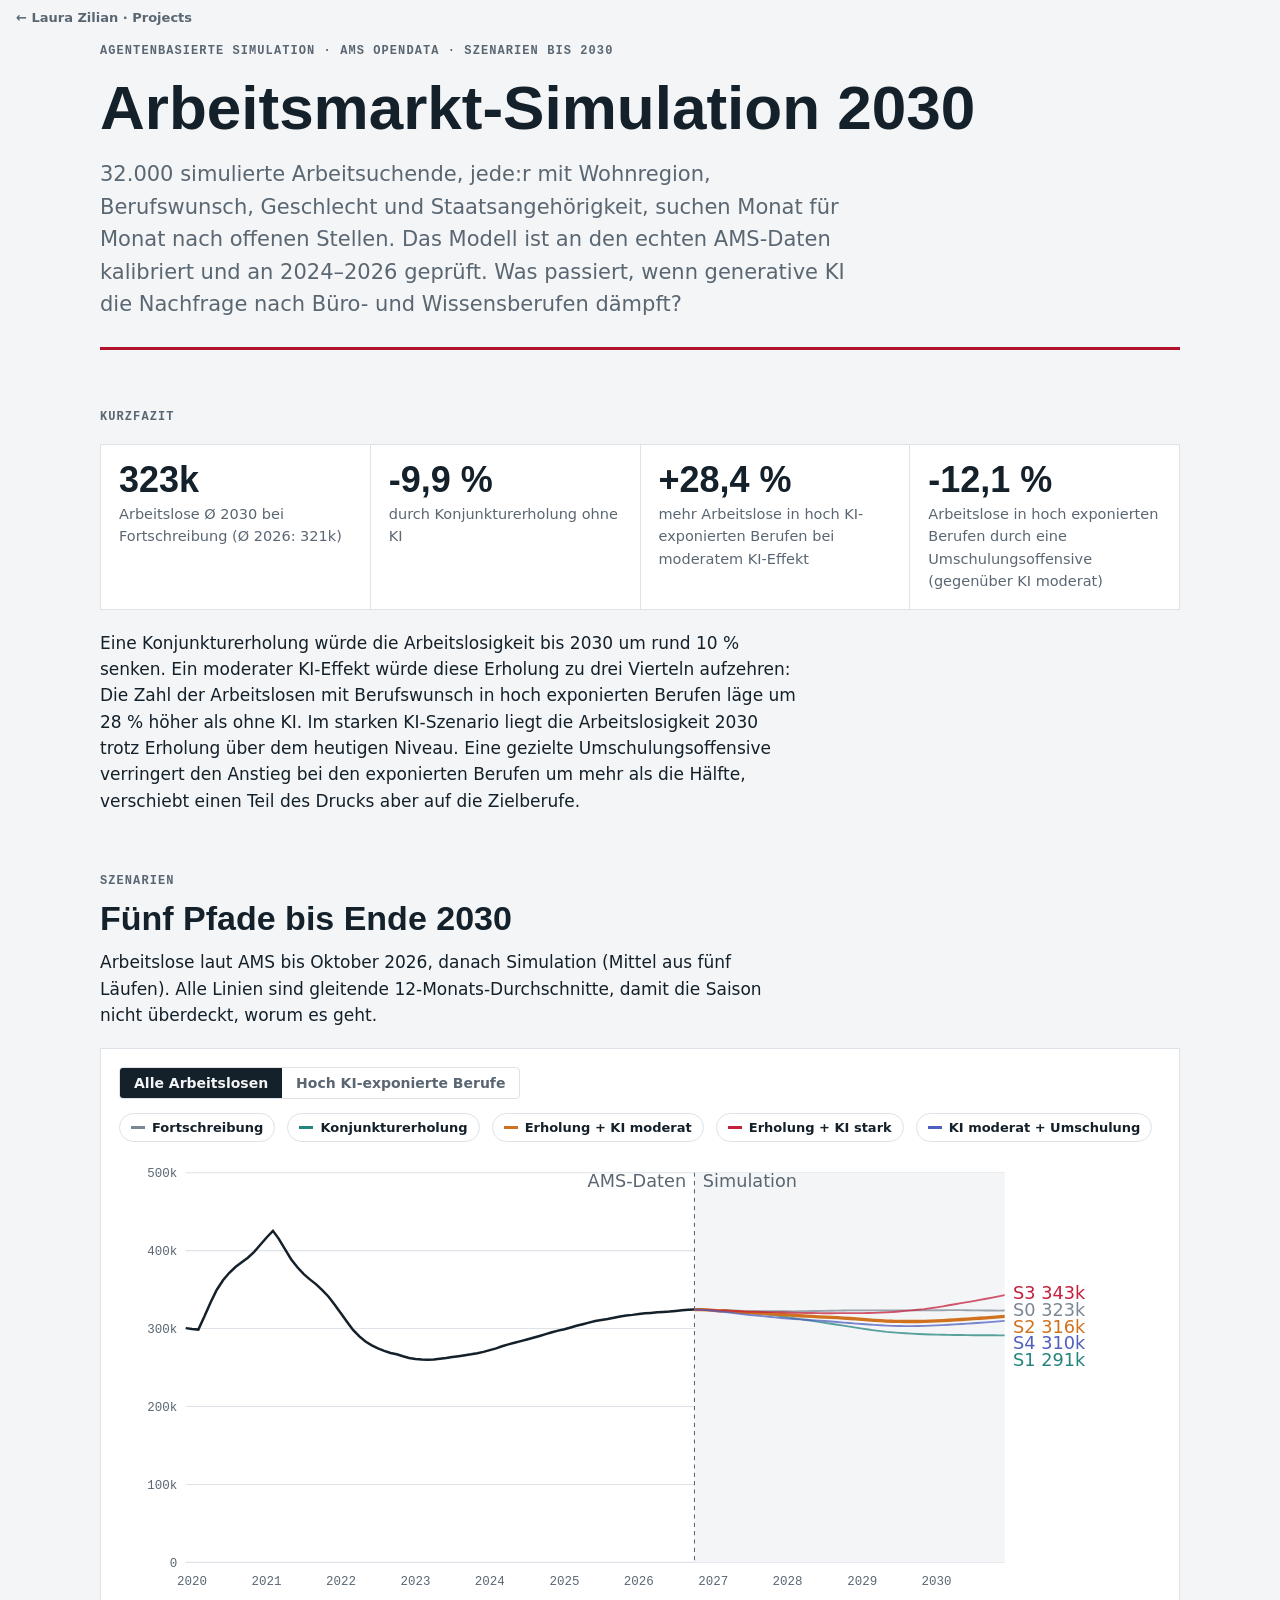
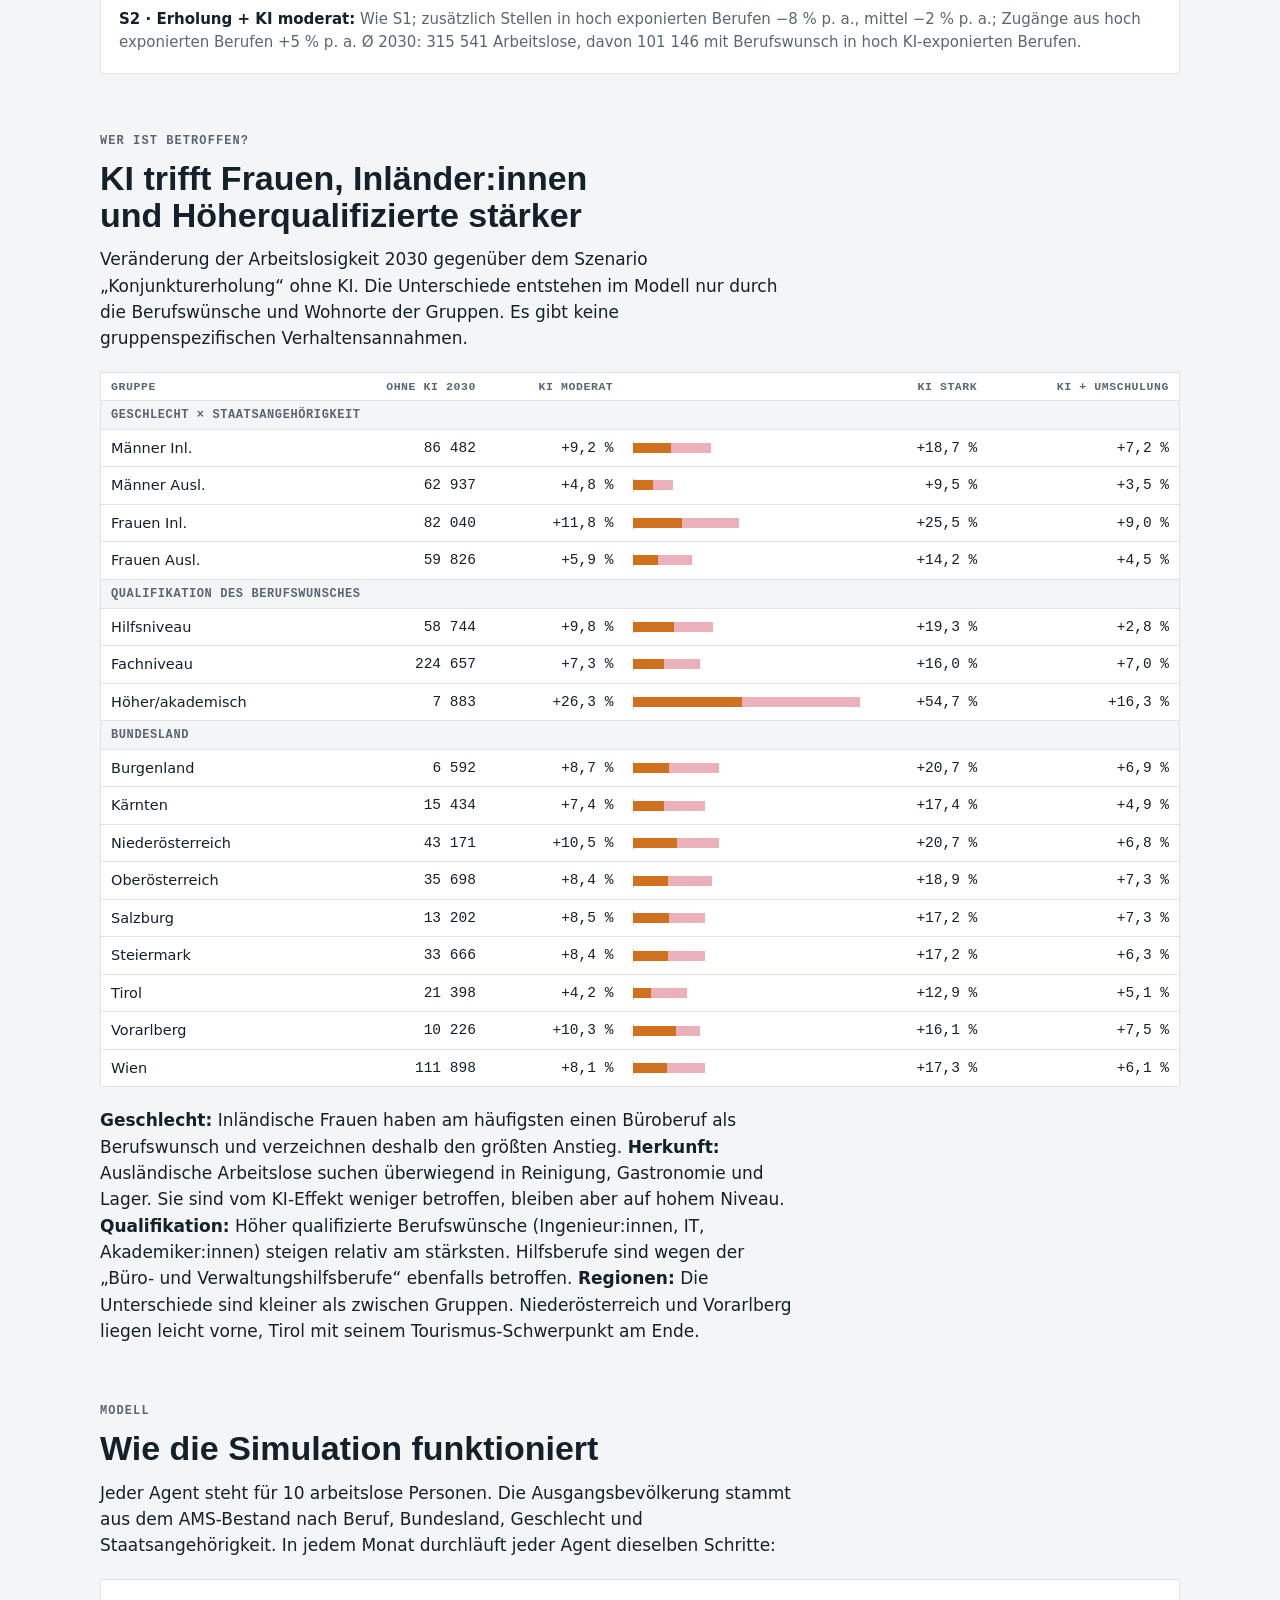
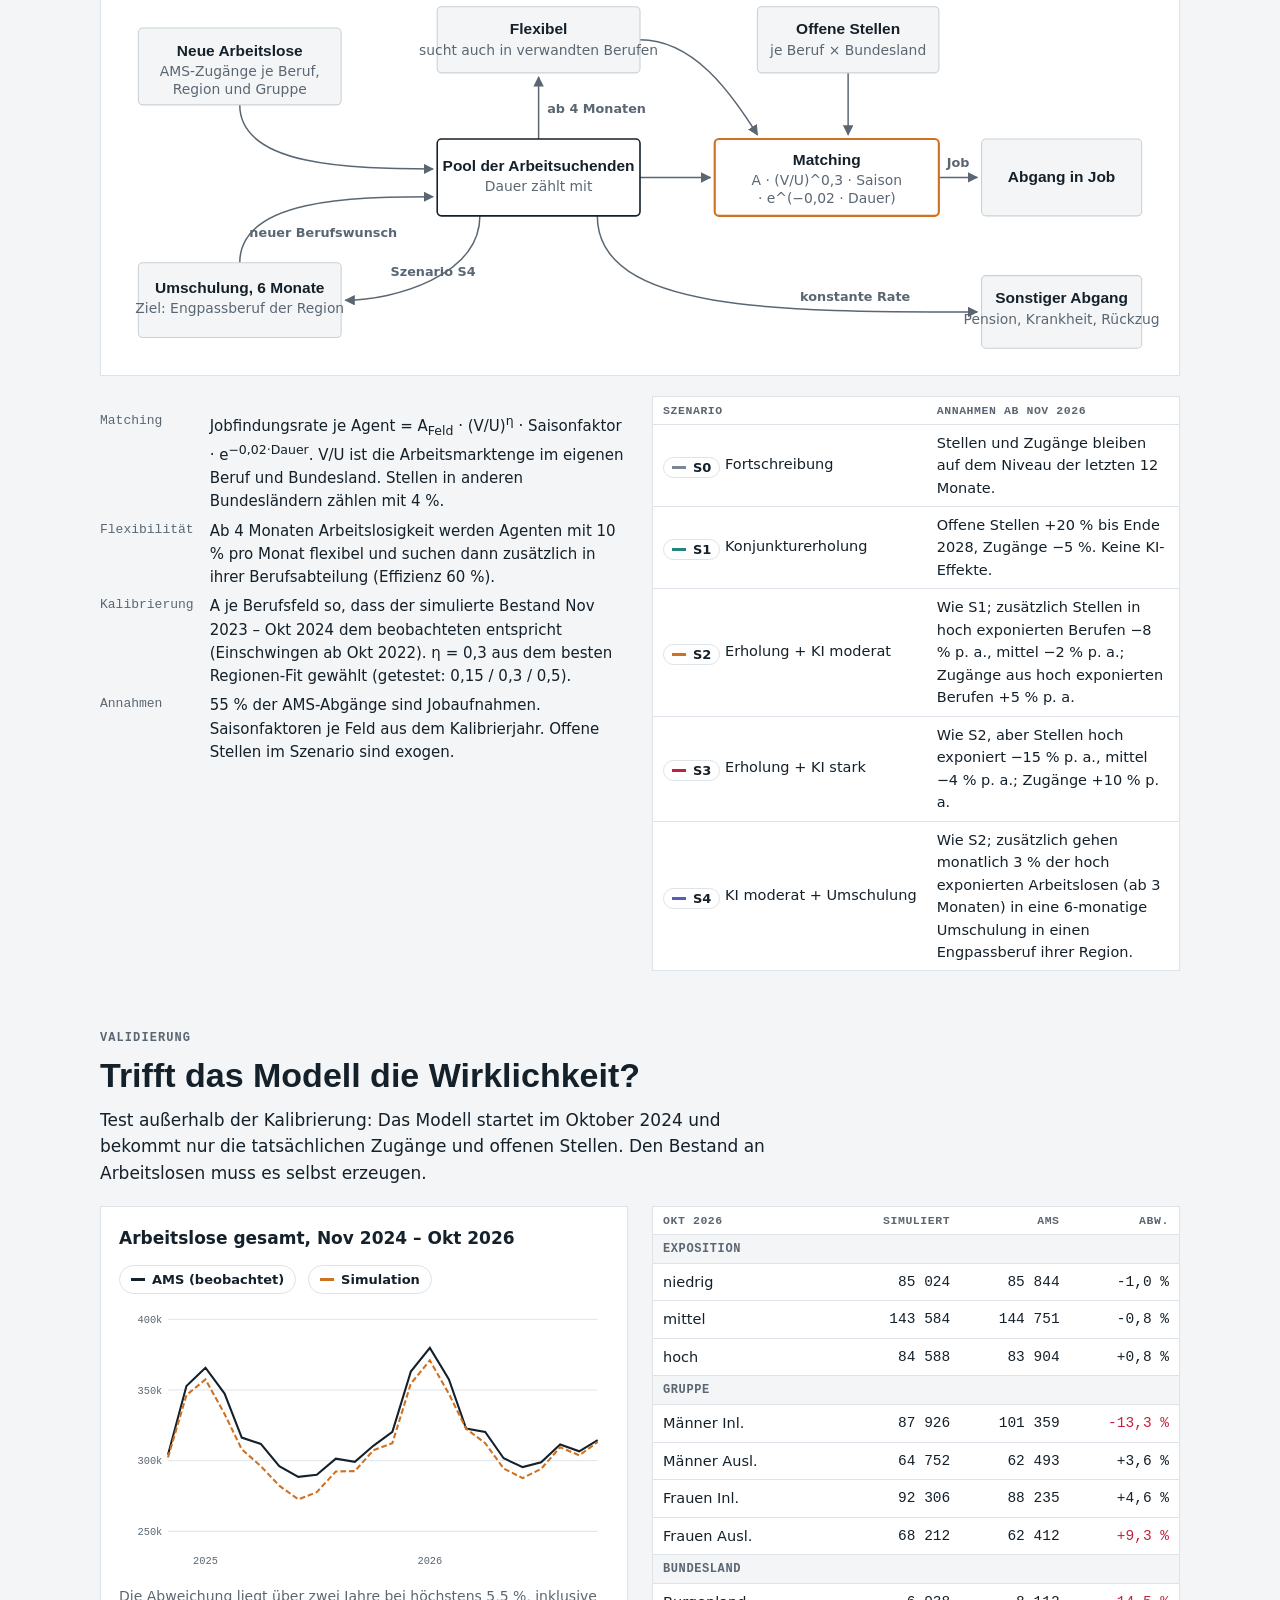
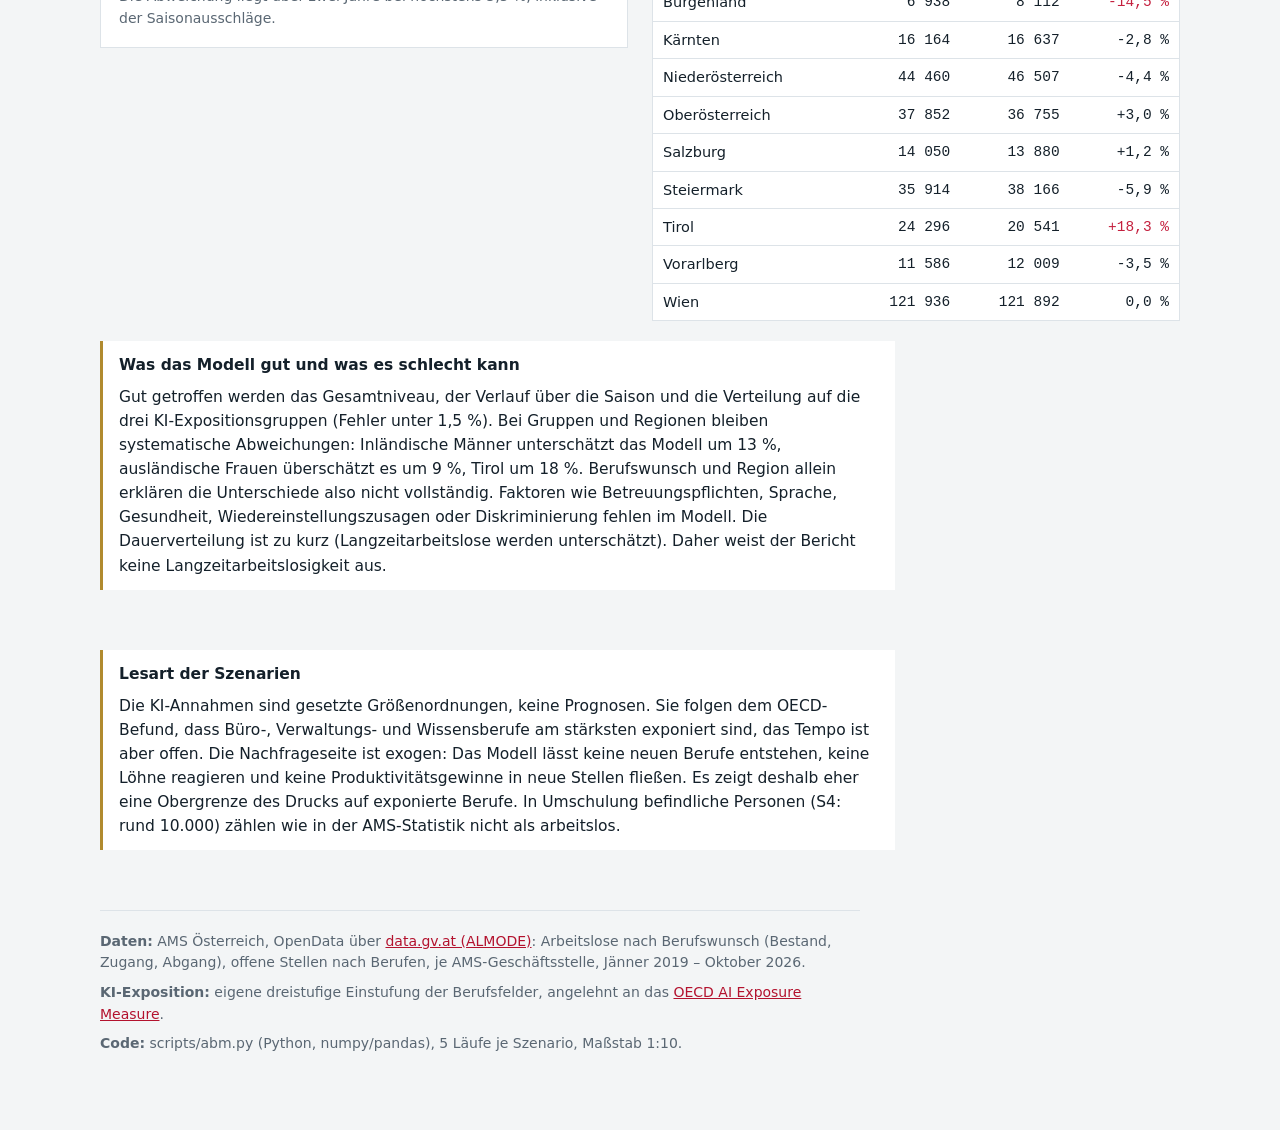
<file: projects/ams/arbeitsmarkt-simulation.html>
<!doctype html>
<html lang="de">
<head>
<meta charset="utf-8">
<meta name="viewport" content="width=device-width, initial-scale=1, viewport-fit=cover">
<style>[hidden]{display:none!important}body{margin:0;position:relative}</style>
<title>Arbeitsmarkt-Simulation 2030</title>
<meta name="claude:viewport-fit-sides" content="cover">
<style>
/* Layout: Bericht in Kapiteln, Text 700px, Grafiken bis 1080px; Szenario-Grafik als zentrales Element nach dem Kurzfazit */
:root{
  --bg:#f3f5f6; --surface:#ffffff; --ink:#14202a; --muted:#5a6773; --faint:#c9d1d8; --rule:#dde3e8;
  --accent:#b3122e; --e0:#23857c; --e1:#b08a2e; --e2:#c4203e;
  --s0:#7b8794; --s1:#23857c; --s2:#d0711f; --s3:#c4203e; --s4:#4f5fbf; --hist:#14202a;
  --f-display:"Archivo","Helvetica Neue",Arial,sans-serif;
  --f-body:"Source Sans 3","Segoe UI",system-ui,sans-serif;
  --f-data:"JetBrains Mono",ui-monospace,Consolas,monospace;
}
@media (prefers-color-scheme: dark){:root:not([data-theme="light"]){
  --bg:#0f151b; --surface:#161f27; --ink:#e7ecf0; --muted:#97a4b0; --faint:#3a4652; --rule:#26313b;
  --accent:#ff6b7f; --e0:#57c4b8; --e1:#dcb35a; --e2:#ff6b7f;
  --s0:#8d99a6; --s1:#57c4b8; --s2:#f0a050; --s3:#ff6b7f; --s4:#8e9cff; --hist:#e7ecf0; color-scheme:dark}}
:root[data-theme="dark"]{
  --bg:#0f151b; --surface:#161f27; --ink:#e7ecf0; --muted:#97a4b0; --faint:#3a4652; --rule:#26313b;
  --accent:#ff6b7f; --e0:#57c4b8; --e1:#dcb35a; --e2:#ff6b7f;
  --s0:#8d99a6; --s1:#57c4b8; --s2:#f0a050; --s3:#ff6b7f; --s4:#8e9cff; --hist:#e7ecf0; color-scheme:dark}
body{background:var(--bg);color:var(--ink);font-family:var(--f-body);font-size:17px;line-height:1.55}
.wrap{max-width:1080px;margin:0 auto;padding-block:44px 72px;padding-left:max(16px,env(safe-area-inset-left,0px));padding-right:max(16px,env(safe-area-inset-right,0px));display:flex;flex-direction:column;gap:60px}
h1,h2,h3{font-family:var(--f-display);margin:0;line-height:1.1;text-wrap:balance}
h1{font-size:clamp(34px,6vw,62px);font-weight:800;font-stretch:80%}
h2{font-size:clamp(25px,3.4vw,34px);font-weight:750;font-stretch:85%}
h3{font-size:19px;font-weight:700}
p{margin:0}
.txt{max-width:700px;display:flex;flex-direction:column;gap:12px}
.eyebrow{font:600 12px var(--f-data);letter-spacing:.09em;text-transform:uppercase;color:var(--muted)}
.lede{font-size:clamp(18px,2.2vw,21px);color:var(--muted);max-width:760px}
header{display:flex;flex-direction:column;gap:16px;border-bottom:3px solid var(--accent);padding-bottom:26px}
section{display:flex;flex-direction:column;gap:20px}
.panel{background:var(--surface);border:1px solid var(--rule);padding:18px;display:flex;flex-direction:column;gap:14px;min-width:0}
.panel svg{display:block;width:100%;height:auto;overflow:visible}
.keys{display:grid;grid-template-columns:repeat(auto-fit,minmax(min(100%,230px),1fr));gap:1px;background:var(--rule);border:1px solid var(--rule)}
.keys div{background:var(--surface);padding:16px 18px;display:flex;flex-direction:column;gap:4px;min-width:0}
.keys .v{font:750 clamp(26px,3.5vw,36px)/1.05 var(--f-display);font-stretch:80%;font-variant-numeric:tabular-nums}
.keys .l{font-size:14.5px;color:var(--muted)}
.controls{display:flex;flex-wrap:wrap;gap:8px 12px;align-items:center}
.chip{font:600 13px var(--f-body);border:1px solid var(--rule);background:transparent;color:var(--ink);padding:6px 11px;border-radius:999px;cursor:pointer;display:inline-flex;gap:7px;align-items:center}
.chip i{width:14px;height:3px;background:var(--c)}
.chip[aria-pressed="false"]{opacity:.45}
.seg{display:inline-flex;border:1px solid var(--rule);border-radius:4px;overflow:hidden}
.seg button{font:600 14px var(--f-body);background:transparent;color:var(--muted);border:0;padding:7px 14px;cursor:pointer}
.seg button[aria-pressed="true"]{background:var(--ink);color:var(--bg)}
button:focus-visible{outline:2px solid var(--accent);outline-offset:2px}
.sdesc{font-size:15px;color:var(--muted);min-height:2.6em}
.sdesc b{color:var(--ink)}
.tbl{overflow-x:auto;border:1px solid var(--rule);background:var(--surface)}
table{border-collapse:collapse;width:100%;font-size:14.5px}
th,td{padding:7px 10px;text-align:left;border-bottom:1px solid var(--rule);vertical-align:middle}
th{font:600 11.5px var(--f-data);letter-spacing:.05em;text-transform:uppercase;color:var(--muted);white-space:nowrap}
td.r,th.r{text-align:right;font-family:var(--f-data);font-variant-numeric:tabular-nums;white-space:nowrap}
tr.grp td{font:600 12px var(--f-data);letter-spacing:.05em;text-transform:uppercase;color:var(--muted);background:var(--bg)}
tr:last-child td{border-bottom:0}
.dv{position:relative;height:14px;min-width:140px}
.dv span{position:absolute;top:2px;height:10px}
.dv::before{content:"";position:absolute;left:0;top:0;bottom:0;border-left:1px solid var(--faint)}
.two{display:grid;grid-template-columns:repeat(auto-fit,minmax(min(100%,440px),1fr));gap:24px;align-items:start}
.two>*{min-width:0}
.note{font-size:14px;color:var(--muted)}
.flow{background:var(--surface);border:1px solid var(--rule);padding:16px;overflow-x:auto}
.flow svg{display:block;width:100%;min-width:760px;height:auto}
.flow .bx rect{fill:var(--bg);stroke:var(--faint);stroke-width:1;rx:4}
.flow .bx rect.pool{fill:var(--surface);stroke:var(--ink);stroke-width:1.5}
.flow .bx rect.key{fill:var(--surface);stroke:var(--s2);stroke-width:2}
.flow .bx text{text-anchor:middle;fill:var(--muted);font:13px var(--f-body)}
.flow .bx tspan.h{fill:var(--ink);font:700 14.5px var(--f-display)}
.flow .ar path{fill:none;stroke:var(--muted);stroke-width:1.4;marker-end:url(#ah)}
.flow .ahp{fill:var(--muted)}
.flow .lb text{fill:var(--muted);font:600 12px var(--f-body)}
.params{display:grid;grid-template-columns:auto 1fr;gap:6px 16px;font-size:15px}
.params dt{font-family:var(--f-data);font-size:13px;color:var(--muted);white-space:nowrap}
.params dd{margin:0}
.caveat{border-left:3px solid var(--e1);padding:12px 16px;background:var(--surface);font-size:15.5px;max-width:760px;display:flex;flex-direction:column;gap:8px}
.foot{font-size:14px;color:var(--muted);display:flex;flex-direction:column;gap:8px;max-width:760px;border-top:1px solid var(--rule);padding-top:20px}
.foot a{color:var(--accent)}
</style>
</head>
<body>
<a href="../../projects.html" style="position:absolute;top:max(10px,env(safe-area-inset-top,0px));left:max(16px,env(safe-area-inset-left,0px));font:600 13px system-ui,sans-serif;color:var(--muted,#5a6773);text-decoration:none;z-index:20">← Laura Zilian · Projects</a>


<div class="wrap">
<header>
  <span class="eyebrow">Agentenbasierte Simulation · AMS OpenData · Szenarien bis 2030</span>
  <h1>Arbeitsmarkt-Simulation 2030</h1>
  <p class="lede">32.000 simulierte Arbeitsuchende, jede:r mit Wohnregion, Berufswunsch, Geschlecht und Staatsangehörigkeit, suchen Monat für Monat nach offenen Stellen. Das Modell ist an den echten AMS-Daten kalibriert und an 2024–2026 geprüft. Was passiert, wenn generative KI die Nachfrage nach Büro- und Wissensberufen dämpft?</p>
</header>

<section>
  <span class="eyebrow">Kurzfazit</span>
  <div class="keys" id="keys"></div>
  <div class="txt">
    <p>Eine Konjunkturerholung würde die Arbeitslosigkeit bis 2030 um rund 10 % senken. Ein moderater KI-Effekt würde diese Erholung zu drei Vierteln aufzehren: Die Zahl der Arbeitslosen mit Berufswunsch in hoch exponierten Berufen läge um 28 % höher als ohne KI. Im starken KI-Szenario liegt die Arbeitslosigkeit 2030 trotz Erholung über dem heutigen Niveau. Eine gezielte Umschulungsoffensive verringert den Anstieg bei den exponierten Berufen um mehr als die Hälfte, verschiebt einen Teil des Drucks aber auf die Zielberufe.</p>
  </div>
</section>

<section>
  <div class="txt">
    <span class="eyebrow">Szenarien</span>
    <h2>Fünf Pfade bis Ende 2030</h2>
    <p>Arbeitslose laut AMS bis Oktober 2026, danach Simulation (Mittel aus fünf Läufen). Alle Linien sind gleitende 12-Monats-Durchschnitte, damit die Saison nicht überdeckt, worum es geht.</p>
  </div>
  <div class="panel">
    <div class="controls">
      <div class="seg" role="group" aria-label="Kennzahl"><button type="button" id="k-tot" aria-pressed="true">Alle Arbeitslosen</button><button type="button" id="k-hi" aria-pressed="false">Hoch KI-exponierte Berufe</button></div>
    </div>
    <div class="controls" id="chips"></div>
    <svg id="scen" viewBox="0 0 1000 420" role="img" aria-label="Arbeitslosigkeit 2019 bis 2030 nach Szenario"></svg>
    <p class="sdesc" id="sdesc"></p>
  </div>
</section>

<section>
  <div class="txt">
    <span class="eyebrow">Wer ist betroffen?</span>
    <h2>KI trifft Frauen, Inländer:innen und Höherqualifizierte stärker</h2>
    <p>Veränderung der Arbeitslosigkeit 2030 gegenüber dem Szenario „Konjunkturerholung“ ohne KI. Die Unterschiede entstehen im Modell nur durch die Berufswünsche und Wohnorte der Gruppen. Es gibt keine gruppenspezifischen Verhaltensannahmen.</p>
  </div>
  <div class="tbl"><table>
    <thead><tr><th>Gruppe</th><th class="r">Ohne KI 2030</th><th class="r">KI moderat</th><th style="min-width:150px"></th><th class="r">KI stark</th><th class="r">KI + Umschulung</th></tr></thead>
    <tbody id="imp"></tbody></table></div>
  <div class="txt">
    <p><b>Geschlecht:</b> Inländische Frauen haben am häufigsten einen Büroberuf als Berufswunsch und verzeichnen deshalb den größten Anstieg. <b>Herkunft:</b> Ausländische Arbeitslose suchen überwiegend in Reinigung, Gastronomie und Lager. Sie sind vom KI-Effekt weniger betroffen, bleiben aber auf hohem Niveau. <b>Qualifikation:</b> Höher qualifizierte Berufswünsche (Ingenieur:innen, IT, Akademiker:innen) steigen relativ am stärksten. Hilfsberufe sind wegen der „Büro- und Verwaltungshilfsberufe“ ebenfalls betroffen. <b>Regionen:</b> Die Unterschiede sind kleiner als zwischen Gruppen. Niederösterreich und Vorarlberg liegen leicht vorne, Tirol mit seinem Tourismus-Schwerpunkt am Ende.</p>
  </div>
</section>

<section>
  <div class="txt">
    <span class="eyebrow">Modell</span>
    <h2>Wie die Simulation funktioniert</h2>
    <p>Jeder Agent steht für 10 arbeitslose Personen. Die Ausgangsbevölkerung stammt aus dem AMS-Bestand nach Beruf, Bundesland, Geschlecht und Staatsangehörigkeit. In jedem Monat durchläuft jeder Agent dieselben Schritte:</p>
  </div>
  <div class="flow">
  <svg viewBox="0 0 980 340" role="img" aria-label="Ablauf der Simulation je Monat: Zugänge, Matching mit offenen Stellen, Abgänge, Flexibilisierung und Umschulung">
    <defs><marker id="ah" viewBox="0 0 10 10" refX="9" refY="5" markerWidth="7" markerHeight="7" orient="auto-start-reverse"><path d="M0,0 L10,5 L0,10 z" class="ahp"/></marker></defs>
    <g class="ar">
      <path d="M115,102 C115,160 220,162 296,162"/>
      <path d="M395,134 L395,76"/>
      <path d="M490,41 C540,41 575,90 600,130"/>
      <path d="M685,72 L685,130"/>
      <path d="M490,170 L556,170"/>
      <path d="M770,170 L806,170"/>
      <path d="M450,206 C450,296 620,296 806,296"/>
      <path d="M340,206 C340,262 260,285 214,285"/>
      <path d="M115,250 C115,190 220,188 296,188"/>
    </g>
    <g class="lb">
      <text x="403" y="110">ab 4 Monaten</text>
      <text x="788" y="160" text-anchor="middle">Job</text>
      <text x="640" y="286">konstante Rate</text>
      <text x="336" y="262" text-anchor="end">Szenario S4</text>
      <text x="124" y="226">neuer Berufswunsch</text>
    </g>
    <g class="bx">
      <rect x="20" y="30" width="190" height="72"/><text x="115" y="56"><tspan class="h" x="115">Neue Arbeitslose</tspan><tspan x="115" dy="19">AMS-Zugänge je Beruf,</tspan><tspan x="115" dy="17">Region und Gruppe</tspan></text>
      <rect x="300" y="10" width="190" height="62"/><text x="395" y="36"><tspan class="h" x="395">Flexibel</tspan><tspan x="395" dy="19">sucht auch in verwandten Berufen</tspan></text>
      <rect x="600" y="10" width="170" height="62"/><text x="685" y="36"><tspan class="h" x="685">Offene Stellen</tspan><tspan x="685" dy="19">je Beruf × Bundesland</tspan></text>
      <rect class="pool" x="300" y="134" width="190" height="72"/><text x="395" y="164"><tspan class="h" x="395">Pool der Arbeitsuchenden</tspan><tspan x="395" dy="19">Dauer zählt mit</tspan></text>
      <rect class="key" x="560" y="134" width="210" height="72"/><text x="665" y="158"><tspan class="h" x="665">Matching</tspan><tspan x="665" dy="19">A · (V/U)^0,3 · Saison</tspan><tspan x="665" dy="17">· e^(−0,02 · Dauer)</tspan></text>
      <rect x="810" y="134" width="150" height="72"/><text x="885" y="174"><tspan class="h" x="885">Abgang in Job</tspan></text>
      <rect x="810" y="262" width="150" height="68"/><text x="885" y="288"><tspan class="h" x="885">Sonstiger Abgang</tspan><tspan x="885" dy="19">Pension, Krankheit, Rückzug</tspan></text>
      <rect x="20" y="250" width="190" height="70"/><text x="115" y="278"><tspan class="h" x="115">Umschulung, 6 Monate</tspan><tspan x="115" dy="19">Ziel: Engpassberuf der Region</tspan></text>
    </g>
  </svg>
  </div>
  <div class="two">
    <dl class="params">
      <dt>Matching</dt><dd>Jobfindungsrate je Agent = A<sub>Feld</sub> · (V/U)<sup>η</sup> · Saisonfaktor · e<sup>−0,02·Dauer</sup>. V/U ist die Arbeitsmarktenge im eigenen Beruf und Bundesland. Stellen in anderen Bundesländern zählen mit 4 %.</dd>
      <dt>Flexibilität</dt><dd>Ab 4 Monaten Arbeitslosigkeit werden Agenten mit 10 % pro Monat flexibel und suchen dann zusätzlich in ihrer Berufsabteilung (Effizienz 60 %).</dd>
      <dt>Kalibrierung</dt><dd>A je Berufsfeld so, dass der simulierte Bestand Nov 2023 – Okt 2024 dem beobachteten entspricht (Einschwingen ab Okt 2022). η = 0,3 aus dem besten Regionen-Fit gewählt (getestet: 0,15 / 0,3 / 0,5).</dd>
      <dt>Annahmen</dt><dd>55 % der AMS-Abgänge sind Jobaufnahmen. Saisonfaktoren je Feld aus dem Kalibrierjahr. Offene Stellen im Szenario sind exogen.</dd>
    </dl>
    <div class="tbl"><table>
      <thead><tr><th>Szenario</th><th>Annahmen ab Nov 2026</th></tr></thead>
      <tbody id="scentbl"></tbody></table></div>
  </div>
</section>

<section>
  <div class="txt">
    <span class="eyebrow">Validierung</span>
    <h2>Trifft das Modell die Wirklichkeit?</h2>
    <p>Test außerhalb der Kalibrierung: Das Modell startet im Oktober 2024 und bekommt nur die tatsächlichen Zugänge und offenen Stellen. Den Bestand an Arbeitslosen muss es selbst erzeugen.</p>
  </div>
  <div class="two">
    <div class="panel">
      <b>Arbeitslose gesamt, Nov 2024 – Okt 2026</b>
      <div class="controls"><span class="chip" style="--c:var(--hist);cursor:default"><i></i>AMS (beobachtet)</span><span class="chip" style="--c:var(--s2);cursor:default"><i></i>Simulation</span></div>
      <svg id="bt" viewBox="0 0 520 280" role="img" aria-label="Backtest beobachtet gegen simuliert"></svg>
      <p class="note">Die Abweichung liegt über zwei Jahre bei höchstens 5,5 %, inklusive der Saisonausschläge.</p>
    </div>
    <div class="tbl"><table>
      <thead><tr><th>Okt 2026</th><th class="r">Simuliert</th><th class="r">AMS</th><th class="r">Abw.</th></tr></thead>
      <tbody id="btrows"></tbody></table></div>
  </div>
  <div class="caveat">
    <b>Was das Modell gut und was es schlecht kann</b>
    <p>Gut getroffen werden das Gesamtniveau, der Verlauf über die Saison und die Verteilung auf die drei KI-Expositionsgruppen (Fehler unter 1,5 %). Bei Gruppen und Regionen bleiben systematische Abweichungen: Inländische Männer unterschätzt das Modell um 13 %, ausländische Frauen überschätzt es um 9 %, Tirol um 18 %. Berufswunsch und Region allein erklären die Unterschiede also nicht vollständig. Faktoren wie Betreuungspflichten, Sprache, Gesundheit, Wiedereinstellungszusagen oder Diskriminierung fehlen im Modell. Die Dauerverteilung ist zu kurz (Langzeitarbeitslose werden unterschätzt). Daher weist der Bericht keine Langzeitarbeitslosigkeit aus.</p>
  </div>
</section>

<section>
  <div class="caveat">
    <b>Lesart der Szenarien</b>
    <p>Die KI-Annahmen sind gesetzte Größenordnungen, keine Prognosen. Sie folgen dem OECD-Befund, dass Büro-, Verwaltungs- und Wissensberufe am stärksten exponiert sind, das Tempo ist aber offen. Die Nachfrageseite ist exogen: Das Modell lässt keine neuen Berufe entstehen, keine Löhne reagieren und keine Produktivitätsgewinne in neue Stellen fließen. Es zeigt deshalb eher eine Obergrenze des Drucks auf exponierte Berufe. In Umschulung befindliche Personen (S4: rund 10.000) zählen wie in der AMS-Statistik nicht als arbeitslos.</p>
  </div>
</section>

<div class="foot">
  <p><b>Daten:</b> AMS Österreich, OpenData über <a href="https://www.data.gv.at/applications/25d96fad-8f12-4500-a889-9b964cc8edbb?locale=de">data.gv.at (ALMODE)</a>: Arbeitslose nach Berufswunsch (Bestand, Zugang, Abgang), offene Stellen nach Berufen, je AMS-Geschäftsstelle, Jänner 2019 – Oktober 2026.</p>
  <p><b>KI-Exposition:</b> eigene dreistufige Einstufung der Berufsfelder, angelehnt an das <a href="https://www.oecd-ilibrary.org/en/publications/the-oecd-ai-exposure-measure_f3da0f0a-en">OECD AI Exposure Measure</a>.</p>
  <p><b>Code:</b> scripts/abm.py (Python, numpy/pandas), 5 Läufe je Szenario, Maßstab 1:10.</p>
</div>
</div>

<script src="../../assets/d3.min.js"></script>
<script>
const D = {"hist_months": ["2019-01", "2019-02", "2019-03", "2019-04", "2019-05", "2019-06", "2019-07", "2019-08", "2019-09", "2019-10", "2019-11", "2019-12", "2020-01", "2020-02", "2020-03", "2020-04", "2020-05", "2020-06", "2020-07", "2020-08", "2020-09", "2020-10", "2020-11", "2020-12", "2021-01", "2021-02", "2021-03", "2021-04", "2021-05", "2021-06", "2021-07", "2021-08", "2021-09", "2021-10", "2021-11", "2021-12", "2022-01", "2022-02", "2022-03", "2022-04", "2022-05", "2022-06", "2022-07", "2022-08", "2022-09", "2022-10", "2022-11", "2022-12", "2023-01", "2023-02", "2023-03", "2023-04", "2023-05", "2023-06", "2023-07", "2023-08", "2023-09", "2023-10", "2023-11", "2023-12", "2024-01", "2024-02", "2024-03", "2024-04", "2024-05", "2024-06", "2024-07", "2024-08", "2024-09", "2024-10", "2024-11", "2024-12", "2025-01", "2025-02", "2025-03", "2025-04", "2025-05", "2025-06", "2025-07", "2025-08", "2025-09", "2025-10", "2025-11", "2025-12", "2026-01", "2026-02", "2026-03", "2026-04", "2026-05", "2026-06", "2026-07", "2026-08", "2026-09", "2026-10"], "hist_total": [null, null, null, null, null, null, null, null, null, null, null, 300532.0, 299488.0, 298715.0, 315021.0, 333532.0, 349531.0, 361943.0, 371218.0, 378877.0, 385068.0, 390886.0, 398441.0, 407518.0, 416858.0, 425383.0, 415444.0, 401849.0, 389002.0, 378602.0, 370211.0, 363116.0, 356662.0, 349281.0, 340852.0, 330612.0, 319367.0, 308211.0, 298305.0, 289931.0, 283344.0, 278357.0, 274439.0, 271342.0, 268701.0, 267030.0, 264408.0, 262220.0, 260936.0, 260243.0, 260051.0, 260388.0, 261255.0, 262138.0, 263384.0, 264428.0, 265654.0, 266913.0, 268433.0, 270086.0, 272315.0, 274616.0, 277286.0, 279703.0, 281788.0, 283850.0, 285913.0, 288104.0, 290432.0, 292846.0, 295271.0, 297301.0, 299199.0, 301404.0, 303524.0, 305593.0, 307565.0, 309653.0, 310959.0, 312178.0, 313853.0, 315348.0, 316694.0, 317539.0, 318708.0, 319550.0, 320081.0, 320788.0, 321249.0, 321825.0, 322568.0, 323404.0, 324024.0, 324356.0], "hist_hi": [null, null, null, null, null, null, null, null, null, null, null, 64078.0, 64012.0, 63955.0, 65848.0, 68644.0, 71439.0, 73748.0, 75616.0, 77256.0, 78673.0, 79993.0, 81474.0, 82995.0, 84491.0, 85865.0, 85037.0, 83099.0, 80963.0, 79151.0, 77590.0, 76209.0, 74888.0, 73472.0, 71845.0, 70130.0, 68254.0, 66470.0, 64822.0, 63394.0, 62186.0, 61185.0, 60293.0, 59580.0, 58946.0, 58514.0, 58089.0, 57712.0, 57516.0, 57401.0, 57403.0, 57514.0, 57745.0, 57982.0, 58309.0, 58597.0, 58970.0, 59309.0, 59708.0, 60175.0, 60736.0, 61331.0, 62010.0, 62637.0, 63227.0, 63828.0, 64446.0, 65090.0, 65748.0, 66524.0, 67332.0, 68162.0, 68969.0, 69752.0, 70492.0, 71290.0, 72063.0, 72843.0, 73490.0, 74134.0, 74911.0, 75647.0, 76347.0, 76982.0, 77666.0, 78326.0, 78995.0, 79618.0, 80186.0, 80767.0, 81350.0, 81924.0, 82463.0, 82925.0], "scen_months": ["2026-11", "2026-12", "2027-01", "2027-02", "2027-03", "2027-04", "2027-05", "2027-06", "2027-07", "2027-08", "2027-09", "2027-10", "2027-11", "2027-12", "2028-01", "2028-02", "2028-03", "2028-04", "2028-05", "2028-06", "2028-07", "2028-08", "2028-09", "2028-10", "2028-11", "2028-12", "2029-01", "2029-02", "2029-03", "2029-04", "2029-05", "2029-06", "2029-07", "2029-08", "2029-09", "2029-10", "2029-11", "2029-12", "2030-01", "2030-02", "2030-03", "2030-04", "2030-05", "2030-06", "2030-07", "2030-08", "2030-09", "2030-10", "2030-11", "2030-12"], "scen": {"S0": {"name": "Fortschreibung", "desc": "Stellen und Zugänge bleiben auf dem Niveau der letzten 12 Monate.", "total": [324257.0, 324005.0, 323711.0, 323251.0, 323528.0, 323202.0, 322904.0, 322474.0, 322279.0, 322296.0, 322206.0, 322179.0, 322219.0, 322239.0, 322207.0, 322090.0, 322141.0, 322282.0, 322460.0, 322574.0, 322715.0, 322865.0, 322992.0, 323192.0, 323263.0, 323267.0, 323279.0, 323365.0, 323328.0, 323237.0, 323169.0, 323242.0, 323329.0, 323335.0, 323318.0, 323275.0, 323312.0, 323336.0, 323432.0, 323553.0, 323663.0, 323649.0, 323572.0, 323486.0, 323364.0, 323248.0, 323140.0, 323079.0, 323004.0, 323118.0], "hi": [83286.0, 83632.0, 83993.0, 84270.0, 84540.0, 84678.0, 84846.0, 84975.0, 85166.0, 85438.0, 85685.0, 85971.0, 86180.0, 86366.0, 86498.0, 86611.0, 86723.0, 86839.0, 86938.0, 87066.0, 87229.0, 87344.0, 87397.0, 87463.0, 87478.0, 87432.0, 87414.0, 87364.0, 87337.0, 87304.0, 87275.0, 87257.0, 87222.0, 87221.0, 87230.0, 87200.0, 87210.0, 87272.0, 87323.0, 87414.0, 87451.0, 87442.0, 87410.0, 87389.0, 87339.0, 87274.0, 87216.0, 87197.0, 87147.0, 87088.0], "lo": [324081.0, 323643.0, 323075.0, 322409.0, 322415.0, 321797.0, 321355.0, 320802.0, 320486.0, 320297.0, 319988.0, 319822.0, 319752.0, 319802.0, 319811.0, 319578.0, 319507.0, 319672.0, 319836.0, 319936.0, 320086.0, 320256.0, 320442.0, 320631.0, 320786.0, 320709.0, 320651.0, 320712.0, 320830.0, 320822.0, 320771.0, 320775.0, 320874.0, 320774.0, 320688.0, 320597.0, 320623.0, 320790.0, 321008.0, 321368.0, 321674.0, 321742.0, 321746.0, 321770.0, 321653.0, 321628.0, 321602.0, 321648.0, 321660.0, 321687.0], "up": [324405.0, 324415.0, 324342.0, 324178.0, 324831.0, 324794.0, 324605.0, 324384.0, 324343.0, 324498.0, 324547.0, 324735.0, 324803.0, 324769.0, 324771.0, 324638.0, 324633.0, 324767.0, 325018.0, 325049.0, 325119.0, 325445.0, 325731.0, 326101.0, 326226.0, 326297.0, 326238.0, 326196.0, 326027.0, 325768.0, 325765.0, 325941.0, 326138.0, 326070.0, 325941.0, 325705.0, 325762.0, 325686.0, 325706.0, 325834.0, 325785.0, 325703.0, 325452.0, 325248.0, 325121.0, 324951.0, 324874.0, 324814.0, 324677.0, 324777.0], "y2030": 323117.5, "hi2030": 87087.83333333333, "train2030": 0.0}, "S1": {"name": "Konjunkturerholung", "desc": "Offene Stellen +20 % bis Ende 2028, Zugänge −5 %. Keine KI-Effekte.", "total": [324256.0, 324011.0, 323616.0, 322928.0, 322924.0, 322281.0, 321655.0, 320828.0, 320158.0, 319579.0, 318779.0, 317902.0, 316997.0, 315826.0, 314553.0, 313276.0, 312108.0, 310933.0, 309782.0, 308586.0, 307338.0, 306098.0, 304850.0, 303696.0, 302514.0, 301228.0, 299935.0, 298765.0, 297710.0, 296715.0, 295770.0, 295080.0, 294529.0, 293934.0, 293475.0, 293044.0, 292694.0, 292441.0, 292178.0, 292018.0, 291906.0, 291782.0, 291727.0, 291551.0, 291365.0, 291385.0, 291354.0, 291336.0, 291251.0, 291285.0], "hi": [83300.0, 83649.0, 83979.0, 84201.0, 84372.0, 84382.0, 84403.0, 84415.0, 84486.0, 84572.0, 84557.0, 84528.0, 84409.0, 84217.0, 83991.0, 83748.0, 83550.0, 83383.0, 83192.0, 82985.0, 82722.0, 82506.0, 82334.0, 82201.0, 82037.0, 81841.0, 81610.0, 81393.0, 81144.0, 80862.0, 80585.0, 80381.0, 80216.0, 80009.0, 79805.0, 79603.0, 79401.0, 79275.0, 79162.0, 79082.0, 79048.0, 79032.0, 79037.0, 78956.0, 78869.0, 78843.0, 78798.0, 78786.0, 78802.0, 78793.0], "lo": [324061.0, 323624.0, 323034.0, 322164.0, 321948.0, 321107.0, 320334.0, 319356.0, 318468.0, 317694.0, 316651.0, 315618.0, 314510.0, 313243.0, 311960.0, 310679.0, 309466.0, 308267.0, 307112.0, 305932.0, 304779.0, 303624.0, 302405.0, 301092.0, 300191.0, 299019.0, 297836.0, 296731.0, 295661.0, 294512.0, 293437.0, 292636.0, 291902.0, 291109.0, 290462.0, 289944.0, 289390.0, 289078.0, 288617.0, 288456.0, 288381.0, 288311.0, 288292.0, 288057.0, 287901.0, 288000.0, 288250.0, 288509.0, 288692.0, 288835.0], "up": [324391.0, 324449.0, 324386.0, 324005.0, 324515.0, 324240.0, 323736.0, 323031.0, 322523.0, 322114.0, 321496.0, 320859.0, 320179.0, 318977.0, 317637.0, 316348.0, 315122.0, 313868.0, 312864.0, 311778.0, 310599.0, 309319.0, 308098.0, 306955.0, 305640.0, 304208.0, 302844.0, 301548.0, 300191.0, 299048.0, 297980.0, 297222.0, 296650.0, 296193.0, 295876.0, 295538.0, 295204.0, 295174.0, 295025.0, 294948.0, 294884.0, 294856.0, 294875.0, 294768.0, 294637.0, 294604.0, 294446.0, 294261.0, 293996.0, 293778.0], "y2030": 291284.8333333333, "hi2030": 78792.83333333333, "train2030": 0.0}, "S2": {"name": "Erholung + KI moderat", "desc": "Wie S1; zusätzlich Stellen in hoch exponierten Berufen −8 % p. a., mittel −2 % p. a.; Zugänge aus hoch exponierten Berufen +5 % p. a.", "total": [324241.0, 323859.0, 323294.0, 322574.0, 322656.0, 322101.0, 321551.0, 320893.0, 320363.0, 319981.0, 319423.0, 318989.0, 318548.0, 318054.0, 317556.0, 316956.0, 316441.0, 315952.0, 315540.0, 315069.0, 314637.0, 314308.0, 313916.0, 313452.0, 312943.0, 312302.0, 311684.0, 311158.0, 310597.0, 310060.0, 309627.0, 309326.0, 309214.0, 309079.0, 309029.0, 309032.0, 309134.0, 309458.0, 309809.0, 310196.0, 310683.0, 311192.0, 311634.0, 312117.0, 312667.0, 313218.0, 313802.0, 314398.0, 315021.0, 315541.0], "hi": [83286.0, 83607.0, 83910.0, 84143.0, 84378.0, 84469.0, 84590.0, 84738.0, 84951.0, 85231.0, 85490.0, 85817.0, 86073.0, 86353.0, 86640.0, 86916.0, 87171.0, 87446.0, 87752.0, 88063.0, 88386.0, 88745.0, 89080.0, 89361.0, 89658.0, 89932.0, 90225.0, 90514.0, 90824.0, 91145.0, 91446.0, 91724.0, 92091.0, 92509.0, 92906.0, 93359.0, 93826.0, 94362.0, 94881.0, 95390.0, 95926.0, 96476.0, 97006.0, 97602.0, 98177.0, 98766.0, 99380.0, 99996.0, 100575.0, 101146.0], "lo": [324064.0, 323548.0, 322813.0, 321846.0, 321575.0, 320812.0, 320125.0, 319230.0, 318522.0, 317978.0, 317277.0, 316709.0, 316110.0, 315613.0, 315178.0, 314652.0, 314294.0, 313858.0, 313392.0, 312922.0, 312389.0, 311846.0, 311226.0, 310518.0, 310055.0, 309377.0, 308803.0, 308319.0, 307765.0, 307219.0, 306672.0, 306284.0, 306137.0, 306042.0, 306084.0, 306262.0, 306483.0, 306822.0, 307052.0, 307382.0, 307885.0, 308415.0, 308893.0, 309482.0, 310032.0, 310626.0, 311260.0, 311944.0, 312550.0, 313028.0], "up": [324430.0, 324480.0, 324282.0, 323905.0, 324375.0, 324133.0, 323730.0, 323326.0, 322914.0, 322617.0, 322144.0, 321871.0, 321457.0, 320752.0, 320141.0, 319457.0, 318970.0, 318523.0, 318142.0, 317675.0, 317409.0, 317176.0, 316912.0, 316516.0, 315951.0, 315255.0, 314448.0, 313852.0, 313162.0, 312423.0, 312109.0, 311812.0, 311672.0, 311757.0, 311863.0, 311874.0, 312014.0, 312334.0, 312778.0, 313146.0, 313533.0, 313977.0, 314255.0, 314702.0, 315231.0, 315522.0, 315892.0, 316333.0, 316892.0, 317392.0], "y2030": 315541.3333333333, "hi2030": 101146.0, "train2030": 0.0}, "S3": {"name": "Erholung + KI stark", "desc": "Wie S2, aber Stellen hoch exponiert −15 % p. a., mittel −4 % p. a.; Zugänge +10 % p. a.", "total": [324227.0, 323949.0, 323550.0, 322963.0, 323144.0, 322692.0, 322266.0, 321772.0, 321570.0, 321565.0, 321285.0, 321104.0, 321036.0, 320864.0, 320637.0, 320325.0, 320112.0, 319959.0, 319889.0, 319792.0, 319701.0, 319668.0, 319719.0, 319821.0, 319839.0, 319789.0, 319771.0, 319929.0, 320156.0, 320405.0, 320762.0, 321284.0, 321939.0, 322603.0, 323353.0, 324154.0, 325008.0, 326021.0, 327258.0, 328538.0, 329845.0, 331195.0, 332530.0, 333867.0, 335237.0, 336701.0, 338232.0, 339743.0, 341255.0, 342847.0], "hi": [83290.0, 83646.0, 84014.0, 84344.0, 84722.0, 84984.0, 85260.0, 85627.0, 86121.0, 86753.0, 87315.0, 87956.0, 88596.0, 89310.0, 90026.0, 90727.0, 91425.0, 92138.0, 92900.0, 93596.0, 94346.0, 95138.0, 95992.0, 96842.0, 97654.0, 98431.0, 99259.0, 100081.0, 100947.0, 101804.0, 102656.0, 103606.0, 104576.0, 105575.0, 106535.0, 107573.0, 108610.0, 109713.0, 110912.0, 112114.0, 113324.0, 114615.0, 115931.0, 117251.0, 118663.0, 120131.0, 121580.0, 123027.0, 124488.0, 126029.0], "lo": [324072.0, 323643.0, 323150.0, 322374.0, 322365.0, 321769.0, 321227.0, 320640.0, 320243.0, 320119.0, 319664.0, 319330.0, 319195.0, 318987.0, 318628.0, 318148.0, 317714.0, 317462.0, 317238.0, 317069.0, 317014.0, 316873.0, 316978.0, 317064.0, 317104.0, 317014.0, 317038.0, 317237.0, 317521.0, 317625.0, 317778.0, 318002.0, 318567.0, 319134.0, 319732.0, 320413.0, 321193.0, 322243.0, 323433.0, 324818.0, 326261.0, 327825.0, 329462.0, 331054.0, 332603.0, 334291.0, 336023.0, 337670.0, 339353.0, 340933.0], "up": [324410.0, 324410.0, 324303.0, 323988.0, 324470.0, 324293.0, 323983.0, 323753.0, 323790.0, 323954.0, 323840.0, 323798.0, 323703.0, 323538.0, 323372.0, 323161.0, 322929.0, 322761.0, 322764.0, 322528.0, 322348.0, 322313.0, 322299.0, 322405.0, 322358.0, 322220.0, 322019.0, 322046.0, 322232.0, 322517.0, 322915.0, 323513.0, 324214.0, 324928.0, 325915.0, 326837.0, 327980.0, 329072.0, 330564.0, 332019.0, 333246.0, 334451.0, 335704.0, 337078.0, 338374.0, 339738.0, 341054.0, 342601.0, 343953.0, 345330.0], "y2030": 342847.3333333333, "hi2030": 126028.83333333333, "train2030": 0.0}, "S4": {"name": "KI moderat + Umschulung", "desc": "Wie S2; zusätzlich gehen monatlich 3 % der hoch exponierten Arbeitslosen (ab 3 Monaten) in eine 6-monatige Umschulung in einen Engpassberuf ihrer Region.", "total": [324100.0, 323567.0, 322819.0, 321718.0, 321302.0, 320185.0, 319235.0, 318188.0, 317350.0, 316692.0, 315884.0, 315069.0, 314343.0, 313585.0, 312787.0, 312203.0, 311725.0, 311289.0, 310715.0, 310156.0, 309612.0, 309022.0, 308377.0, 307681.0, 307045.0, 306368.0, 305820.0, 305199.0, 304664.0, 304195.0, 303792.0, 303446.0, 303243.0, 303164.0, 303103.0, 303199.0, 303406.0, 303765.0, 304096.0, 304475.0, 304891.0, 305354.0, 305871.0, 306359.0, 306861.0, 307385.0, 307973.0, 308606.0, 309206.0, 309850.0], "hi": [83145.0, 83217.0, 83199.0, 83000.0, 82757.0, 82353.0, 81988.0, 81593.0, 81248.0, 80942.0, 80599.0, 80248.0, 79948.0, 79701.0, 79485.0, 79365.0, 79338.0, 79348.0, 79309.0, 79323.0, 79360.0, 79438.0, 79495.0, 79552.0, 79654.0, 79798.0, 80007.0, 80211.0, 80397.0, 80578.0, 80781.0, 81016.0, 81314.0, 81632.0, 81926.0, 82290.0, 82661.0, 83073.0, 83488.0, 83891.0, 84300.0, 84775.0, 85253.0, 85706.0, 86161.0, 86656.0, 87192.0, 87756.0, 88298.0, 88874.0], "lo": [323926.0, 323131.0, 322118.0, 320896.0, 320308.0, 319000.0, 317879.0, 316650.0, 315523.0, 314609.0, 313486.0, 312255.0, 311523.0, 310953.0, 310289.0, 309673.0, 309250.0, 308750.0, 308193.0, 307598.0, 307154.0, 306705.0, 306224.0, 305840.0, 305270.0, 304561.0, 303994.0, 303378.0, 302847.0, 302389.0, 301916.0, 301447.0, 301151.0, 301008.0, 300899.0, 301032.0, 301198.0, 301538.0, 301882.0, 302227.0, 302553.0, 302936.0, 303437.0, 304116.0, 304707.0, 305221.0, 305888.0, 306467.0, 307093.0, 307738.0], "up": [324302.0, 324118.0, 323686.0, 322933.0, 323048.0, 322283.0, 321644.0, 320795.0, 320203.0, 319739.0, 319156.0, 318500.0, 317738.0, 316729.0, 315830.0, 315245.0, 314427.0, 313864.0, 313171.0, 312541.0, 311968.0, 311300.0, 310620.0, 309921.0, 309361.0, 308702.0, 308138.0, 307314.0, 306780.0, 306182.0, 305839.0, 305754.0, 305566.0, 305590.0, 305462.0, 305492.0, 305578.0, 305952.0, 306222.0, 306552.0, 306883.0, 307500.0, 307904.0, 308206.0, 308629.0, 309032.0, 309568.0, 310162.0, 310700.0, 311310.0], "y2030": 309849.8333333333, "hi2030": 88873.83333333333, "train2030": 10251.666666666666}}, "bt": {"months": ["2024-11", "2024-12", "2025-01", "2025-02", "2025-03", "2025-04", "2025-05", "2025-06", "2025-07", "2025-08", "2025-09", "2025-10", "2025-11", "2025-12", "2026-01", "2026-02", "2026-03", "2026-04", "2026-05", "2026-06", "2026-07", "2026-08", "2026-09", "2026-10"], "sim": [302196.0, 346386.0, 357456.0, 333048.0, 307996.0, 296120.0, 282272.0, 272622.0, 277670.0, 292340.0, 292606.0, 307298.0, 312400.0, 354484.0, 370934.0, 347226.0, 322584.0, 312402.0, 294432.0, 287642.0, 294250.0, 309468.0, 303764.0, 313196.0], "obs": [304201, 352856, 365743, 347424, 316347, 311838, 296140, 288545, 289968, 301421, 299180, 310509, 320351, 363006, 379771, 357518, 322727, 320316, 301676, 295457, 298885, 311448, 306624, 314499], "sim_exp": [[90948.0, 140610.0, 70638.0], [108594.0, 162548.0, 75244.0], [116258.0, 165318.0, 75880.0], [103914.0, 156232.0, 72902.0], [89786.0, 146420.0, 71790.0], [86502.0, 138586.0, 71032.0], [77136.0, 134674.0, 70462.0], [69338.0, 132044.0, 71240.0], [65880.0, 137174.0, 74616.0], [69210.0, 144568.0, 78562.0], [72706.0, 142170.0, 77730.0], [84226.0, 143868.0, 79204.0], [91340.0, 142732.0, 78328.0], [108040.0, 163102.0, 83342.0], [118262.0, 167436.0, 85236.0], [105372.0, 158890.0, 82964.0], [91660.0, 149398.0, 81526.0], [89706.0, 141990.0, 80706.0], [79130.0, 136282.0, 79020.0], [71924.0, 135932.0, 79786.0], [69422.0, 141472.0, 83356.0], [73368.0, 149256.0, 86844.0], [75202.0, 144222.0, 84340.0], [85024.0, 143584.0, 84588.0]], "obs_exp": [[92717, 141109, 70375], [111255, 165234, 76367], [119705, 168756, 77282], [109208, 162573, 75643], [91677, 150843, 73827], [90770, 146541, 74527], [81071, 141620, 73449], [74093, 140382, 74070], [70572, 142782, 76614], [73552, 148442, 79427], [76931, 144425, 77824], [87353, 144796, 78360], [95686, 145893, 78772], [112092, 166930, 83984], [122976, 171304, 85491], [110110, 163844, 83564], [89857, 151016, 81854], [90695, 147620, 82001], [79707, 141704, 80265], [73698, 140707, 81052], [71030, 144245, 83610], [74764, 150378, 86306], [76959, 145372, 84293], [85844, 144751, 83904]]}, "bt_rows": [{"dim": "Exposition", "n": "niedrig", "sim": 85024, "obs": 85844, "err": -1.0}, {"dim": "Exposition", "n": "mittel", "sim": 143584, "obs": 144751, "err": -0.8}, {"dim": "Exposition", "n": "hoch", "sim": 84588, "obs": 83904, "err": 0.8}, {"dim": "Gruppe", "n": "Männer Inl.", "sim": 87926, "obs": 101359, "err": -13.3}, {"dim": "Gruppe", "n": "Männer Ausl.", "sim": 64752, "obs": 62493, "err": 3.6}, {"dim": "Gruppe", "n": "Frauen Inl.", "sim": 92306, "obs": 88235, "err": 4.6}, {"dim": "Gruppe", "n": "Frauen Ausl.", "sim": 68212, "obs": 62412, "err": 9.3}, {"dim": "Bundesland", "n": "Burgenland", "sim": 6938, "obs": 8112, "err": -14.5}, {"dim": "Bundesland", "n": "Kärnten", "sim": 16164, "obs": 16637, "err": -2.8}, {"dim": "Bundesland", "n": "Niederösterreich", "sim": 44460, "obs": 46507, "err": -4.4}, {"dim": "Bundesland", "n": "Oberösterreich", "sim": 37852, "obs": 36755, "err": 3.0}, {"dim": "Bundesland", "n": "Salzburg", "sim": 14050, "obs": 13880, "err": 1.2}, {"dim": "Bundesland", "n": "Steiermark", "sim": 35914, "obs": 38166, "err": -5.9}, {"dim": "Bundesland", "n": "Tirol", "sim": 24296, "obs": 20541, "err": 18.3}, {"dim": "Bundesland", "n": "Vorarlberg", "sim": 11586, "obs": 12009, "err": -3.5}, {"dim": "Bundesland", "n": "Wien", "sim": 121936, "obs": 121892, "err": 0.0}], "impact": [{"dim": "Geschlecht × Staatsangehörigkeit", "n": "Männer Inl.", "base": 86482, "mod": 9.2, "strong": 18.7, "train": 7.2}, {"dim": "Geschlecht × Staatsangehörigkeit", "n": "Männer Ausl.", "base": 62937, "mod": 4.8, "strong": 9.5, "train": 3.5}, {"dim": "Geschlecht × Staatsangehörigkeit", "n": "Frauen Inl.", "base": 82040, "mod": 11.8, "strong": 25.5, "train": 9.0}, {"dim": "Geschlecht × Staatsangehörigkeit", "n": "Frauen Ausl.", "base": 59826, "mod": 5.9, "strong": 14.2, "train": 4.5}, {"dim": "Qualifikation des Berufswunsches", "n": "Hilfsniveau", "base": 58744, "mod": 9.8, "strong": 19.3, "train": 2.8}, {"dim": "Qualifikation des Berufswunsches", "n": "Fachniveau", "base": 224657, "mod": 7.3, "strong": 16.0, "train": 7.0}, {"dim": "Qualifikation des Berufswunsches", "n": "Höher/akademisch", "base": 7883, "mod": 26.3, "strong": 54.7, "train": 16.3}, {"dim": "Bundesland", "n": "Burgenland", "base": 6592, "mod": 8.7, "strong": 20.7, "train": 6.9}, {"dim": "Bundesland", "n": "Kärnten", "base": 15434, "mod": 7.4, "strong": 17.4, "train": 4.9}, {"dim": "Bundesland", "n": "Niederösterreich", "base": 43171, "mod": 10.5, "strong": 20.7, "train": 6.8}, {"dim": "Bundesland", "n": "Oberösterreich", "base": 35698, "mod": 8.4, "strong": 18.9, "train": 7.3}, {"dim": "Bundesland", "n": "Salzburg", "base": 13202, "mod": 8.5, "strong": 17.2, "train": 7.3}, {"dim": "Bundesland", "n": "Steiermark", "base": 33666, "mod": 8.4, "strong": 17.2, "train": 6.3}, {"dim": "Bundesland", "n": "Tirol", "base": 21398, "mod": 4.2, "strong": 12.9, "train": 5.1}, {"dim": "Bundesland", "n": "Vorarlberg", "base": 10226, "mod": 10.3, "strong": 16.1, "train": 7.5}, {"dim": "Bundesland", "n": "Wien", "base": 111898, "mod": 8.1, "strong": 17.3, "train": 6.1}], "exp2030": {"S0": [88819, 147211, 87088], "S1": [79991, 132501, 78793], "S2": [79770, 134626, 101146], "S3": [80109, 136710, 126029], "S4": [81552, 139424, 88874]}, "params": {"ETA": 0.3, "SCALE": 10, "JOB_SHARE": 0.55, "DUR": 0.02, "MOB": 0.04, "FLEX_START": 4, "FLEX_P": 0.1, "FLEX_EFF": 0.6, "RUNS": 5}};
const RM = matchMedia('(prefers-reduced-motion: reduce)').matches;
const fmt = new Intl.NumberFormat('de-AT',{maximumFractionDigits:0});
const pct = v => (v>0?'+':'')+v.toFixed(1).replace('.',',')+' %';
const SK = ['S0','S1','S2','S3','S4'];
const S = D.scen;
const on = {S0:true,S1:true,S2:true,S3:true,S4:true};
let metric = 'total', focus = 'S2';

// Kennzahlen
const s1 = S.S1.y2030, s2 = S.S2.y2030;
const keys = [
  [fmt.format(Math.round(S.S0.y2030/1000))+'k', 'Arbeitslose Ø 2030 bei Fortschreibung (Ø 2026: 321k)'],
  [pct((S.S1.y2030/S.S0.y2030-1)*100), 'durch Konjunkturerholung ohne KI'],
  [pct((S.S2.hi2030/S.S1.hi2030-1)*100), 'mehr Arbeitslose in hoch KI-exponierten Berufen bei moderatem KI-Effekt'],
  [pct((S.S4.hi2030/S.S2.hi2030-1)*100), 'Arbeitslose in hoch exponierten Berufen durch eine Umschulungsoffensive (gegenüber KI moderat)']];
d3.select('#keys').selectAll('div').data(keys).join('div').html(d=>`<span class="v">${d[0]}</span><span class="l">${d[1]}</span>`);

// Szenario-Tabelle
d3.select('#scentbl').selectAll('tr').data(SK).join('tr').html(k=>`<td style="white-space:nowrap"><span class="chip" style="--c:var(--${k.toLowerCase()});cursor:default;padding:2px 8px"><i></i>${k}</span> ${S[k].name}</td><td>${S[k].desc}</td>`);

// Chips
const chips = d3.select('#chips').selectAll('button').data(SK).join('button').attr('class','chip').attr('type','button').attr('id',k=>'c'+k)
  .attr('aria-pressed',true).style('--c',k=>`var(--${k.toLowerCase()})`).html(k=>`<i></i>${S[k].name}`)
  .on('click',(e,k)=>{ on[k]=!on[k]; e.currentTarget.setAttribute('aria-pressed',on[k]); if(on[k]) focus=k; draw(true); })
  .on('pointerenter',(e,k)=>{ if(on[k]){ focus=k; draw(false);} });
d3.select('#k-tot').on('click',()=>{ metric='total'; d3.select('#k-tot').attr('aria-pressed',true); d3.select('#k-hi').attr('aria-pressed',false); draw(true); });
d3.select('#k-hi').on('click',()=>{ metric='hi'; d3.select('#k-hi').attr('aria-pressed',true); d3.select('#k-tot').attr('aria-pressed',false); draw(true); });

const parse = d3.timeParse('%Y-%m');
function draw(animate){
  const svg = d3.select('#scen'); svg.selectAll('*').remove();
  const W=1000, H=420, m={l:64,r:150,t:16,b:30};
  const hm = D.hist_months.map(parse), hv = metric==='total'?D.hist_total:D.hist_hi;
  const sm = D.scen_months.map(parse);
  const all = hv.filter(v=>v!=null).concat(...SK.filter(k=>on[k]).map(k=>S[k][metric]));
  const x = d3.scaleTime().domain([parse('2019-12'), parse('2030-12')]).range([m.l, W-m.r]);
  const y = d3.scaleLinear().domain([0, d3.max(all)*1.08]).nice().range([H-m.b, m.t]);
  const g = svg.append('g');
  y.ticks(5).forEach(v=>{ g.append('line').attr('x1',m.l).attr('x2',W-m.r).attr('y1',y(v)).attr('y2',y(v)).style('stroke','var(--rule)');
    g.append('text').attr('x',m.l-8).attr('y',y(v)+4).attr('text-anchor','end').style('fill','var(--muted)').style('font','12px JetBrains Mono, monospace').text(v>=1000?fmt.format(v/1000)+'k':fmt.format(v)); });
  d3.range(2020,2031).forEach(yr=>{ const xx=x(new Date(yr,0,1)); g.append('text').attr('x',xx).attr('y',H-8).attr('text-anchor','middle').style('fill','var(--muted)').style('font','12px JetBrains Mono, monospace').text(yr); });
  const x0 = x(parse('2026-10'));
  g.append('rect').attr('x',x0).attr('y',m.t).attr('width',W-m.r-x0).attr('height',H-m.b-m.t).style('fill','var(--bg)');
  g.append('line').attr('x1',x0).attr('x2',x0).attr('y1',m.t).attr('y2',H-m.b).style('stroke','var(--muted)').style('stroke-dasharray','4 4');
  g.append('text').attr('x',x0-8).attr('y',m.t+14).attr('text-anchor','end').style('fill','var(--muted)').style('font','600 12px Source Sans 3, sans-serif').text('AMS-Daten');
  g.append('text').attr('x',x0+8).attr('y',m.t+14).style('fill','var(--muted)').style('font','600 12px Source Sans 3, sans-serif').text('Simulation');
  const line = d3.line().defined(d=>d[1]!=null).x(d=>x(d[0])).y(d=>y(d[1]));
  g.append('path').attr('d', line(hm.map((d,i)=>[d,hv[i]]))).style('fill','none').style('stroke','var(--hist)').style('stroke-width',2.4);
  const last = hv[hv.length-1];
  const ends = [];
  SK.filter(k=>on[k]).forEach(k=>{
    const pts = [[parse('2026-10'), last]].concat(sm.map((d,i)=>[d,S[k][metric][i]]));
    const p = g.append('path').attr('d', line(pts)).style('fill','none').style('stroke',`var(--${k.toLowerCase()})`)
      .style('stroke-width', k===focus?3.2:1.8).style('opacity', k===focus?1:0.75);
    if (animate && !RM){ const L=p.node().getTotalLength(); p.attr('stroke-dasharray',`${L} ${L}`).attr('stroke-dashoffset',L).transition().duration(1400).delay(SK.indexOf(k)*120).ease(d3.easeCubicOut).attr('stroke-dashoffset',0); }
    const v = pts[pts.length-1][1]; ends.push({k, v, y:y(v)});
  });
  // Endlabels ohne Überlappung
  ends.sort((a,b)=>a.y-b.y); for(let i=1;i<ends.length;i++) if(ends[i].y-ends[i-1].y<16) ends[i].y=ends[i-1].y+16;
  ends.forEach(e=>{ g.append('text').attr('x',W-m.r+8).attr('y',e.y+4).style('fill',`var(--${e.k.toLowerCase()})`).style('font',`${e.k===focus?700:600} 12.5px Source Sans 3, sans-serif`).text(`${e.k} ${fmt.format(Math.round(e.v/1000))}k`); });
  const f = S[focus];
  d3.select('#sdesc').html(on[focus] ? `<b>${focus} · ${f.name}:</b> ${f.desc} Ø 2030: ${fmt.format(Math.round(f.y2030))} Arbeitslose, davon ${fmt.format(Math.round(f.hi2030))} mit Berufswunsch in hoch KI-exponierten Berufen.` : '');
}

// Gruppen-Tabelle
const maxAbs = d3.max(D.impact, r=>Math.max(Math.abs(r.mod), Math.abs(r.strong)));
const bw = v => `${Math.abs(v)/maxAbs*100}%`;
let html = '', cur = '';
D.impact.forEach(r=>{
  if (r.dim!==cur){ cur=r.dim; html += `<tr class="grp"><td colspan="6">${cur}</td></tr>`; }
  html += `<tr><td>${r.n}</td><td class="r">${fmt.format(r.base)}</td><td class="r">${pct(r.mod)}</td>
    <td><div class="dv"><span style="left:0;width:${bw(r.strong)};background:var(--s3);opacity:.35"></span><span style="left:0;width:${bw(r.mod)};background:var(--s2)"></span></div></td>
    <td class="r">${pct(r.strong)}</td><td class="r">${pct(r.train)}</td></tr>`;
});
d3.select('#imp').html(html);

// Backtest
(function(){
  const svg=d3.select('#bt'), W=520, H=280, m={l:52,r:12,t:12,b:28};
  const ms=D.bt.months.map(parse);
  const all=D.bt.sim.concat(D.bt.obs);
  const x=d3.scaleTime().domain(d3.extent(ms)).range([m.l,W-m.r]);
  const y=d3.scaleLinear().domain([d3.min(all)*0.92, d3.max(all)*1.04]).nice().range([H-m.b,m.t]);
  y.ticks(5).forEach(v=>{ svg.append('line').attr('x1',m.l).attr('x2',W-m.r).attr('y1',y(v)).attr('y2',y(v)).style('stroke','var(--rule)');
    svg.append('text').attr('x',m.l-6).attr('y',y(v)+4).attr('text-anchor','end').style('fill','var(--muted)').style('font','11px JetBrains Mono, monospace').text(fmt.format(v/1000)+'k'); });
  ['2025-01','2026-01'].forEach(s=>{ svg.append('text').attr('x',x(parse(s))).attr('y',H-8).attr('text-anchor','middle').style('fill','var(--muted)').style('font','11px JetBrains Mono, monospace').text(s.slice(0,4)); });
  const ln=d3.line().x((d,i)=>x(ms[i])).y(d=>y(d));
  svg.append('path').attr('d',ln(D.bt.obs)).style('fill','none').style('stroke','var(--hist)').style('stroke-width',2.2);
  svg.append('path').attr('d',ln(D.bt.sim)).style('fill','none').style('stroke','var(--s2)').style('stroke-width',2.2).style('stroke-dasharray','6 3');
})();
let bh='', bc='';
D.bt_rows.forEach(r=>{ if(r.dim!==bc){ bc=r.dim; bh+=`<tr class="grp"><td colspan="4">${bc}</td></tr>`; }
  bh+=`<tr><td>${r.n}</td><td class="r">${fmt.format(r.sim)}</td><td class="r">${fmt.format(r.obs)}</td><td class="r" style="color:${Math.abs(r.err)>8?'var(--e2)':'inherit'}">${pct(r.err)}</td></tr>`; });
d3.select('#btrows').html(bh);

draw(true);
</script>

</body>
</html>
</file>
<file: assets/site.css>
/* Laura Zilian – persönliche Website
   Layout: schmale Textspalte (max 720px) in einem 1040px-Rahmen; Kopfzeile mit Navigation;
   Startseite mit Foto links, Text rechts. Keine externen Schriften (DSGVO): nur Systemschriften. */
:root{
  --bg:#f6f7f5; --surface:#ffffff; --ink:#1a2421; --muted:#5b6662; --rule:#dde2de;
  --accent:#2d6a55; --accent-soft:#e3efe9;
  --f-head:"Iowan Old Style","Palatino Linotype","Book Antiqua",Palatino,Georgia,serif;
  --f-body:system-ui,-apple-system,"Segoe UI",Roboto,"Helvetica Neue",Arial,sans-serif;
  --f-mono:ui-monospace,"Cascadia Mono",Consolas,"SFMono-Regular",monospace;
  color-scheme:light;
}
@media (prefers-color-scheme: dark){:root:not([data-theme="light"]){
  --bg:#131917; --surface:#1a2220; --ink:#e6ece9; --muted:#9aa8a2; --rule:#2a3532;
  --accent:#7cc4a6; --accent-soft:#1f3a31; color-scheme:dark}}
:root[data-theme="dark"]{
  --bg:#131917; --surface:#1a2220; --ink:#e6ece9; --muted:#9aa8a2; --rule:#2a3532;
  --accent:#7cc4a6; --accent-soft:#1f3a31; color-scheme:dark}
*{box-sizing:border-box}
html{-webkit-text-size-adjust:100%}
body{margin:0;background:var(--bg);color:var(--ink);font:17px/1.6 var(--f-body)}
a{color:var(--accent);text-underline-offset:.18em;text-decoration-thickness:1px}
a:hover{text-decoration-thickness:2px}
a:focus-visible{outline:2px solid var(--accent);outline-offset:2px;border-radius:2px}
img{max-width:100%;height:auto;display:block}
h1,h2,h3{font-family:var(--f-head);font-weight:600;line-height:1.15;margin:0;text-wrap:balance;color:var(--ink)}
h1{font-size:clamp(34px,5.5vw,50px);letter-spacing:-.01em}
h2{font-size:clamp(24px,3.2vw,30px)}
h3{font-size:19px}
p{margin:0}
.frame{max-width:1040px;margin:0 auto;padding-left:max(20px,env(safe-area-inset-left,0px));padding-right:max(20px,env(safe-area-inset-right,0px))}
.skip{position:absolute;left:-999px}.skip:focus{left:12px;top:12px;background:var(--surface);padding:6px 10px;z-index:9}

/* Kopfzeile */
.top{border-bottom:1px solid var(--rule);background:var(--bg)}
.top .frame{display:flex;flex-wrap:wrap;align-items:baseline;justify-content:space-between;gap:8px 24px;padding-block:18px}
.brand{font:600 20px var(--f-head);color:var(--ink);text-decoration:none}
.nav{display:flex;flex-wrap:wrap;gap:4px 20px;font-size:15.5px}
.nav a{color:var(--muted);text-decoration:none;padding-block:2px;border-bottom:2px solid transparent}
.nav a:hover{color:var(--ink)}
.nav a[aria-current="page"]{color:var(--ink);border-bottom-color:var(--accent)}

main{padding-block:48px 72px;display:flex;flex-direction:column;gap:56px}
.col{max-width:720px;display:flex;flex-direction:column;gap:16px}
.eyebrow{font:600 12.5px var(--f-mono);letter-spacing:.08em;text-transform:uppercase;color:var(--muted)}
.lede{font-size:clamp(18px,2.1vw,20px);color:var(--muted)}

/* Startseite */
.hero{display:grid;grid-template-columns:minmax(0,240px) minmax(0,1fr);gap:40px;align-items:start}
.hero img{border-radius:6px;aspect-ratio:1;object-fit:cover;width:100%}
.hero .txt{display:flex;flex-direction:column;gap:14px;min-width:0}
.role{font-size:17px;color:var(--muted)}
.links{display:flex;flex-wrap:wrap;gap:8px 18px;font-size:15.5px}
@media (max-width:640px){.hero{grid-template-columns:1fr;gap:24px}.hero img{max-width:200px}}

.themes{display:grid;grid-template-columns:repeat(auto-fit,minmax(min(100%,300px),1fr));gap:28px 40px}
.themes>div{display:flex;flex-direction:column;gap:8px;min-width:0;border-top:2px solid var(--accent);padding-top:14px}
.themes p{color:var(--ink)}
.tags{display:flex;flex-wrap:wrap;gap:6px}
.tags span{font-size:13px;background:var(--accent-soft);color:var(--ink);padding:2px 9px;border-radius:999px}

/* Listen (Publikationen, CV, Projekte) */
.list{list-style:none;margin:0;padding:0;display:flex;flex-direction:column;gap:14px}
.list li{min-width:0}
.pub .t{font-weight:600}
.pub .meta{color:var(--muted);font-size:15.5px}
.pub a.doi{font:13px var(--f-mono);white-space:nowrap}
.me{font-weight:700}
.status{display:inline-block;font:600 11.5px var(--f-mono);letter-spacing:.04em;text-transform:uppercase;color:var(--accent);margin-right:6px}
.tl{display:grid;grid-template-columns:7.5em minmax(0,1fr);gap:10px 20px;margin:0}
.tl dt{font:14px/1.6 var(--f-mono);color:var(--muted);font-variant-numeric:tabular-nums;padding-top:1px}
.tl dd{margin:0}
.tl dd .sub{color:var(--muted);font-size:15.5px;display:block}
@media (max-width:520px){.tl{grid-template-columns:1fr;gap:2px}.tl dd{margin-bottom:12px}}
section{display:flex;flex-direction:column;gap:18px}
section > h2{padding-bottom:6px;border-bottom:1px solid var(--rule)}

.proj{display:grid;grid-template-columns:repeat(auto-fit,minmax(min(100%,300px),1fr));gap:20px}
.proj a.card{display:flex;flex-direction:column;gap:8px;padding:18px;background:var(--surface);border:1px solid var(--rule);border-radius:6px;color:var(--ink);text-decoration:none;min-width:0}
.proj a.card:hover{border-color:var(--accent)}
.proj a.card .go{color:var(--accent);font-size:15px;margin-top:auto}
.proj a.card p{color:var(--muted);font-size:15.5px}

.legal{max-width:720px;display:flex;flex-direction:column;gap:14px}
.legal h2{font-size:22px;margin-top:12px}
.todo{background:#fff3c4;color:#5a4500;padding:0 4px;border-radius:3px}
@media (prefers-color-scheme: dark){:root:not([data-theme="light"]) .todo{background:#4a3c00;color:#ffe9a6}}

footer{border-top:1px solid var(--rule);font-size:14px;color:var(--muted)}
footer .frame{display:flex;flex-wrap:wrap;justify-content:space-between;gap:8px 20px;padding-block:22px}
footer a{color:var(--muted)}
</file>
